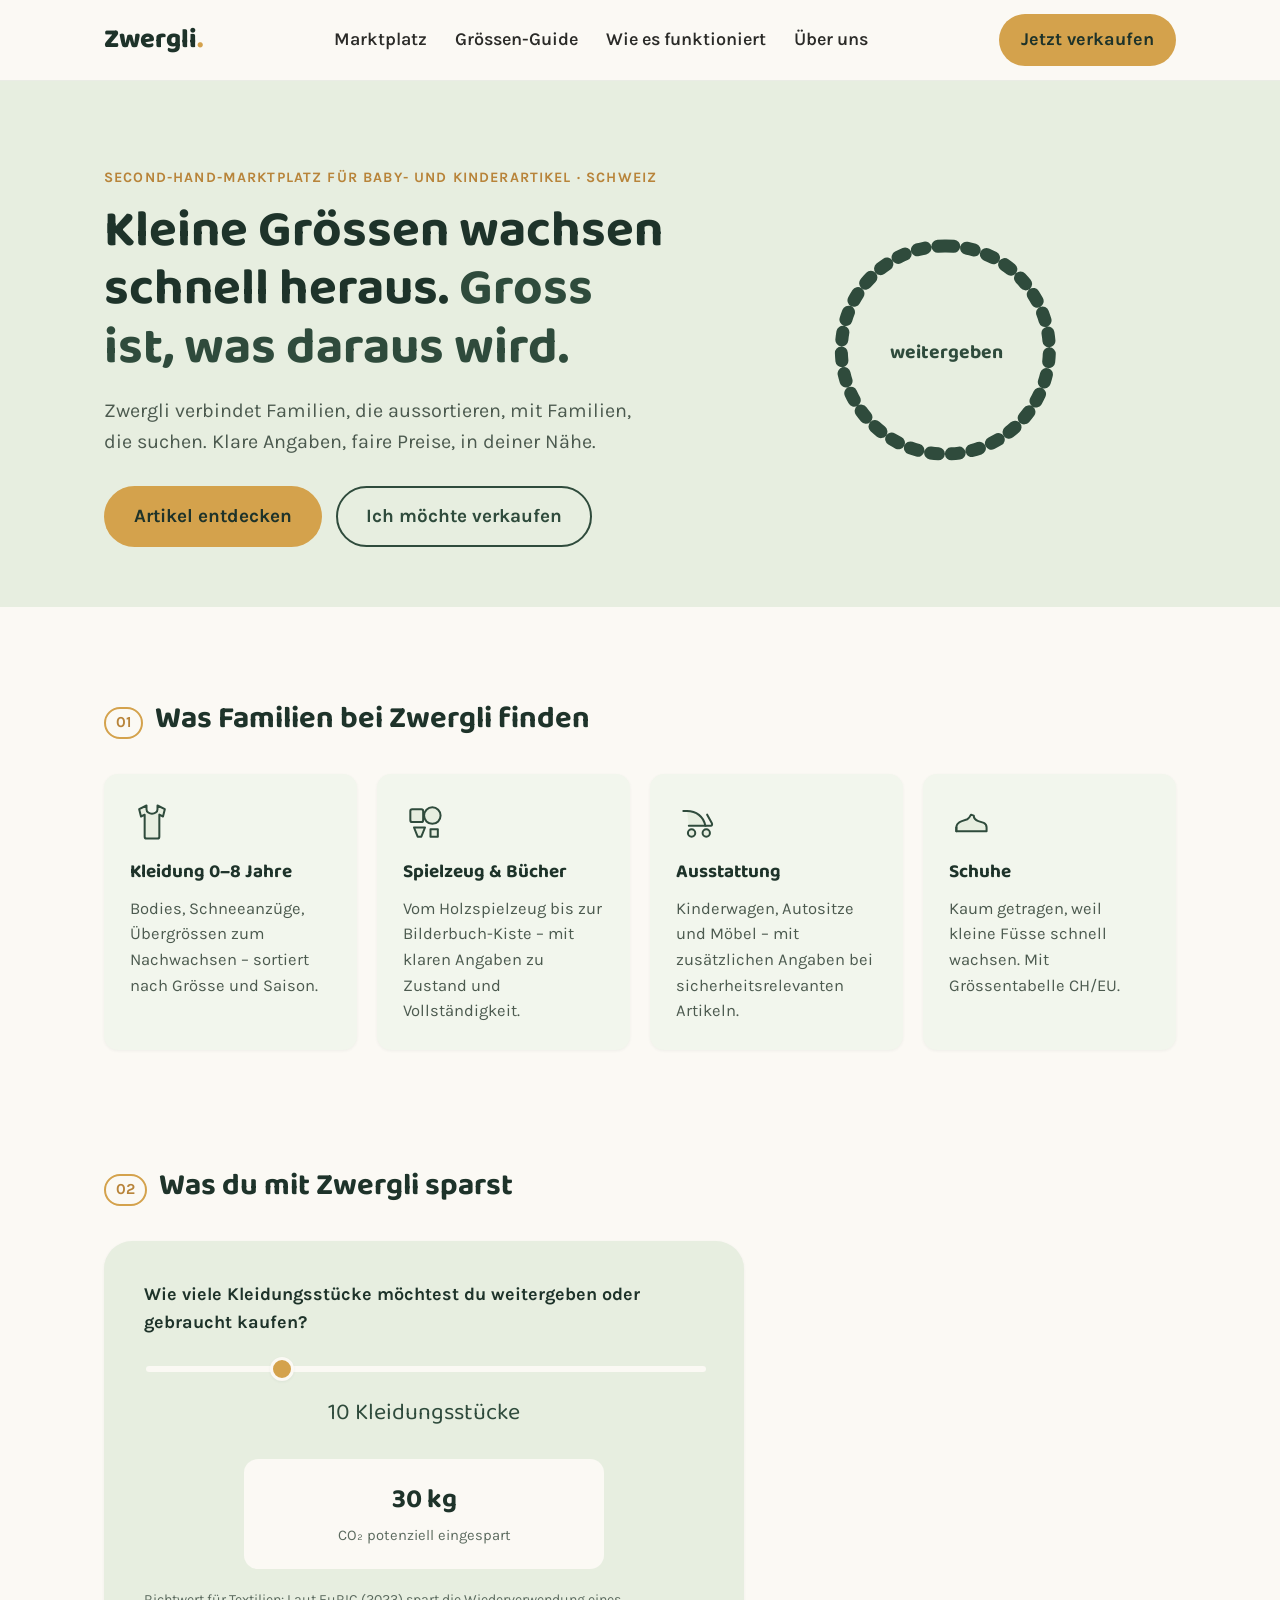
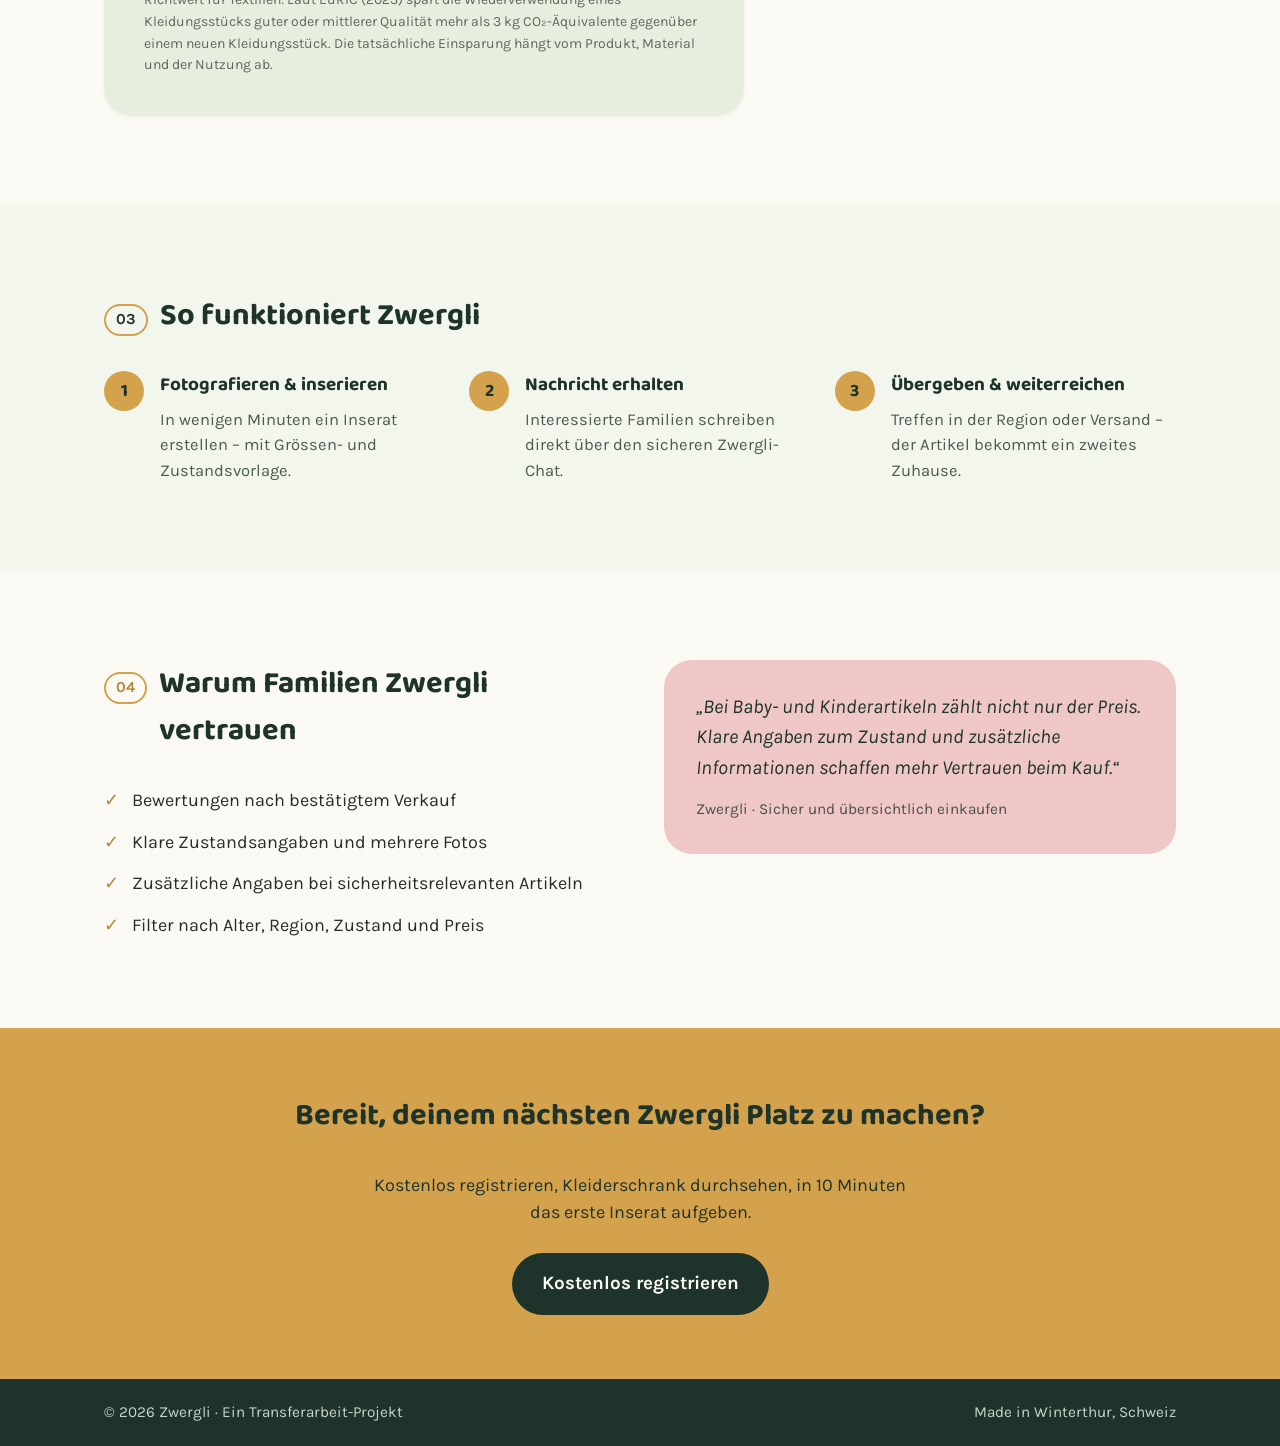
<file: index.html>
<!DOCTYPE html>
<html lang="de-CH">
<head>
  <meta charset="UTF-8" />
  <meta name="viewport" content="width=device-width, initial-scale=1.0" />
  <title>Zwergli – Weitergeben statt wegwerfen</title>
  <link rel="preconnect" href="https://fonts.googleapis.com">
  <link href="https://fonts.googleapis.com/css2?family=Baloo+2:wght@500;600;700;800&family=Karla:wght@400;500;700&display=swap" rel="stylesheet">
  <link rel="stylesheet" href="style.css" />
</head>
<body>

  <!-- ===== HEADER ===== -->
  <header class="site-header">
    <div class="wrap header-inner">
      <a href="index.html" class="logo">Zwergli<span class="logo-dot">.</span></a>

      <nav class="main-nav" id="main-nav">
        <a href="marktplatz.html">Marktplatz</a>
        <a href="groessen-guide.html">Grössen-Guide</a>
        <a href="wie-es-funktioniert.html">Wie es funktioniert</a>
        <a href="ueber-uns.html">Über uns</a>
      </nav>

      <div class="header-actions">
        <button class="btn btn-ghost" id="menu-toggle" aria-label="Menü öffnen" aria-expanded="false">☰</button>
        <a href="inserat-erstellen.html" class="btn btn-primary">Jetzt verkaufen</a>
      </div>
    </div>
  </header>

  <!-- ===== HERO ===== -->
  <section class="hero">
    <div class="wrap hero-inner">
      <div class="hero-text">
        <p class="eyebrow">Second-Hand-Marktplatz für Baby- und Kinderartikel · Schweiz</p>
        <h1>Kleine Grössen wachsen schnell heraus. <span class="highlight">Gross ist, was daraus wird.</span></h1>
        <p class="hero-sub">Zwergli verbindet Familien, die aussortieren, mit Familien, die suchen. Klare Angaben, faire Preise, in deiner Nähe.</p>
        <div class="hero-cta">
          <a href="marktplatz.html" class="btn btn-primary btn-lg">Artikel entdecken</a>
          <a href="inserat-erstellen.html" class="btn btn-outline btn-lg">Ich möchte verkaufen</a>
        </div>
      </div>

      <div class="hero-visual" aria-hidden="true">
        <div class="loop-badge">
          <svg viewBox="0 0 200 200" class="loop-svg">
            <path id="loop-path" d="M100,20 A80,80 0 1 1 99,20" fill="none" stroke-width="10" stroke-linecap="round"/>
            <text x="100" y="106" text-anchor="middle" class="loop-text">weiter&#8203;geben</text>
          </svg>
        </div>
      </div>
    </div>
  </section>

  <!-- ===== KATEGORIEN ===== -->
  <section class="kategorien" id="kategorien">
    <div class="wrap">
      <h2><span class="num">01</span> Was Familien bei Zwergli finden</h2>
      <div class="card-grid">
        <article class="card">
          <div class="card-icon">
            <svg viewBox="0 0 48 48" fill="none" xmlns="http://www.w3.org/2000/svg">
              <path d="M18 6 L18 10 C18 13 21 15 24 15 C27 15 30 13 30 10 L30 6 L38 10 L36 18 L32 16 L32 40 C32 41 31 42 30 42 L18 42 C17 42 16 41 16 40 L16 16 L12 18 L10 10 L18 6 Z" stroke="var(--forest)" stroke-width="2.2" stroke-linejoin="round" fill="var(--moss-bg)"/>
            </svg>
          </div>
          <h3>Kleidung 0–8 Jahre</h3>
          <p>Bodies, Schneeanzüge, Übergrössen zum Nachwachsen – sortiert nach Grösse und Saison.</p>
        </article>
        <article class="card">
          <div class="card-icon">
            <svg viewBox="0 0 48 48" fill="none" xmlns="http://www.w3.org/2000/svg">
              <rect x="8" y="10" width="14" height="14" rx="2" stroke="var(--forest)" stroke-width="2.2" fill="var(--moss-bg)"/>
              <circle cx="32" cy="17" r="9" stroke="var(--forest)" stroke-width="2.2" fill="var(--moss-bg)"/>
              <path d="M12 30 L24 30 L20 40 L16 40 Z" stroke="var(--forest)" stroke-width="2.2" stroke-linejoin="round" fill="var(--moss-bg)"/>
              <path d="M30 32 L38 32 L38 40 L30 40 Z" stroke="var(--forest)" stroke-width="2.2" stroke-linejoin="round" fill="var(--moss-bg)"/>
            </svg>
          </div>
          <h3>Spielzeug &amp; Bücher</h3>
          <p>Vom Holzspielzeug bis zur Bilderbuch-Kiste – mit klaren Angaben zu Zustand und Vollständigkeit.</p>
        </article>
        <article class="card">
          <div class="card-icon">
            <svg viewBox="0 0 48 48" fill="none" xmlns="http://www.w3.org/2000/svg">
              <path d="M12 12 C22 12 30 18 32 28 L14 28" stroke="var(--forest)" stroke-width="2.2" stroke-linecap="round" fill="var(--moss-bg)"/>
              <path d="M32 28 L38 28 C39 28 40 27 39 25 L34 16" stroke="var(--forest)" stroke-width="2.2" stroke-linecap="round"/>
              <circle cx="17" cy="36" r="4" stroke="var(--forest)" stroke-width="2.2" fill="var(--moss-bg)"/>
              <circle cx="33" cy="36" r="4" stroke="var(--forest)" stroke-width="2.2" fill="var(--moss-bg)"/>
              <path d="M8 12 L12 12" stroke="var(--forest)" stroke-width="2.2" stroke-linecap="round"/>
            </svg>
          </div>
          <h3>Ausstattung</h3>
          <p>Kinderwagen, Autositze und Möbel – mit zusätzlichen Angaben bei sicherheitsrelevanten Artikeln.</p>
        </article>
        <article class="card">
          <div class="card-icon">
            <svg viewBox="0 0 48 48" fill="none" xmlns="http://www.w3.org/2000/svg">
              <path d="M8 30 C8 26 11 24 14 23 L20 21 C22 20 23 18 24 16 L27 17 C27 20 29 22 32 23 L38 25 C40 26 41 28 41 30 L41 34 L8 34 Z" stroke="var(--forest)" stroke-width="2.2" stroke-linejoin="round" fill="var(--moss-bg)"/>
              <path d="M8 34 L8 30" stroke="var(--forest)" stroke-width="2.2" stroke-linecap="round"/>
            </svg>
          </div>
          <h3>Schuhe</h3>
          <p>Kaum getragen, weil kleine Füsse schnell wachsen. Mit Grössentabelle CH/EU.</p>
        </article>
      </div>
    </div>
  </section>

  <!-- ===== SPAR-RECHNER ===== -->
  <section class="rechner" id="rechner">
    <div class="wrap">
      <h2><span class="num">02</span> Was du mit Zwergli sparst</h2>
      <div class="rechner-box">
        <label for="artikel-slider">Wie viele Kleidungsstücke möchtest du weitergeben oder gebraucht kaufen?</label>
        <input type="range" id="artikel-slider" min="1" max="40" value="10" />
        <div class="rechner-anzahl"><span id="artikel-wert">10</span> <span id="artikel-einheit">Kleidungsstücke</span></div>

        <div class="rechner-results">
          <div class="rechner-result">
            <strong id="co2-wert">ca. 30 kg</strong>
            <span>CO₂ potenziell eingespart</span>
          </div>
        </div>
        <p class="rechner-note">Richtwert für Textilien: Laut <a href="https://euric.org/resource-hub/reports-studies/study-lca-based-assessment-of-the-management-of-european-used-textiles" target="_blank" rel="noopener noreferrer">EuRIC (2023)</a> spart die Wiederverwendung eines Kleidungsstücks guter oder mittlerer Qualität mehr als 3 kg CO₂-Äquivalente gegenüber einem neuen Kleidungsstück. Die tatsächliche Einsparung hängt vom Produkt, Material und der Nutzung ab.</p>
      </div>
    </div>
  </section>

  <!-- ===== ABLAUF ===== -->
  <section class="ablauf" id="ablauf">
    <div class="wrap">
      <h2><span class="num">03</span> So funktioniert Zwergli</h2>
      <ol class="steps">
        <li>
          <span class="step-index">1</span>
          <div>
            <h3>Fotografieren &amp; inserieren</h3>
            <p>In wenigen Minuten ein Inserat erstellen – mit Grössen- und Zustandsvorlage.</p>
          </div>
        </li>
        <li>
          <span class="step-index">2</span>
          <div>
            <h3>Nachricht erhalten</h3>
            <p>Interessierte Familien schreiben direkt über den sicheren Zwergli-Chat.</p>
          </div>
        </li>
        <li>
          <span class="step-index">3</span>
          <div>
            <h3>Übergeben &amp; weiterreichen</h3>
            <p>Treffen in der Region oder Versand – der Artikel bekommt ein zweites Zuhause.</p>
          </div>
        </li>
      </ol>
    </div>
  </section>

  <!-- ===== VERTRAUEN ===== -->
  <section class="vertrauen" id="vertrauen">
    <div class="wrap vertrauen-inner">
      <div>
        <h2><span class="num">04</span> Warum Familien Zwergli vertrauen</h2>
        <ul class="trust-list">
          <li>Bewertungen nach bestätigtem Verkauf</li>
          <li>Klare Zustandsangaben und mehrere Fotos</li>
          <li>Zusätzliche Angaben bei sicherheitsrelevanten Artikeln</li>
          <li>Filter nach Alter, Region, Zustand und Preis</li>
        </ul>
      </div>
      <blockquote class="quote">
        „Bei Baby- und Kinderartikeln zählt nicht nur der Preis. Klare Angaben zum Zustand und zusätzliche Informationen schaffen mehr Vertrauen beim Kauf.“
        <cite>Zwergli · Sicher und übersichtlich einkaufen</cite>
      </blockquote>
    </div>
  </section>

  <!-- ===== CTA / VERKAUFEN ===== -->
  <section class="cta-band" id="verkaufen">
    <div class="wrap cta-inner">
      <h2>Bereit, deinem nächsten Zwergli Platz zu machen?</h2>
      <p>Kostenlos registrieren, Kleiderschrank durchsehen, in 10 Minuten das erste Inserat aufgeben.</p>
      <a href="inserat-erstellen.html" class="btn btn-primary btn-lg">Kostenlos registrieren</a>
    </div>
  </section>

  <!-- ===== FOOTER ===== -->
  <footer class="site-footer">
    <div class="wrap footer-inner">
      <span>© 2026 Zwergli · Ein Transferarbeit-Projekt</span>
      <span>Made in Winterthur, Schweiz</span>
    </div>
  </footer>

  <script src="script.js"></script>
</body>
</html>
</file>
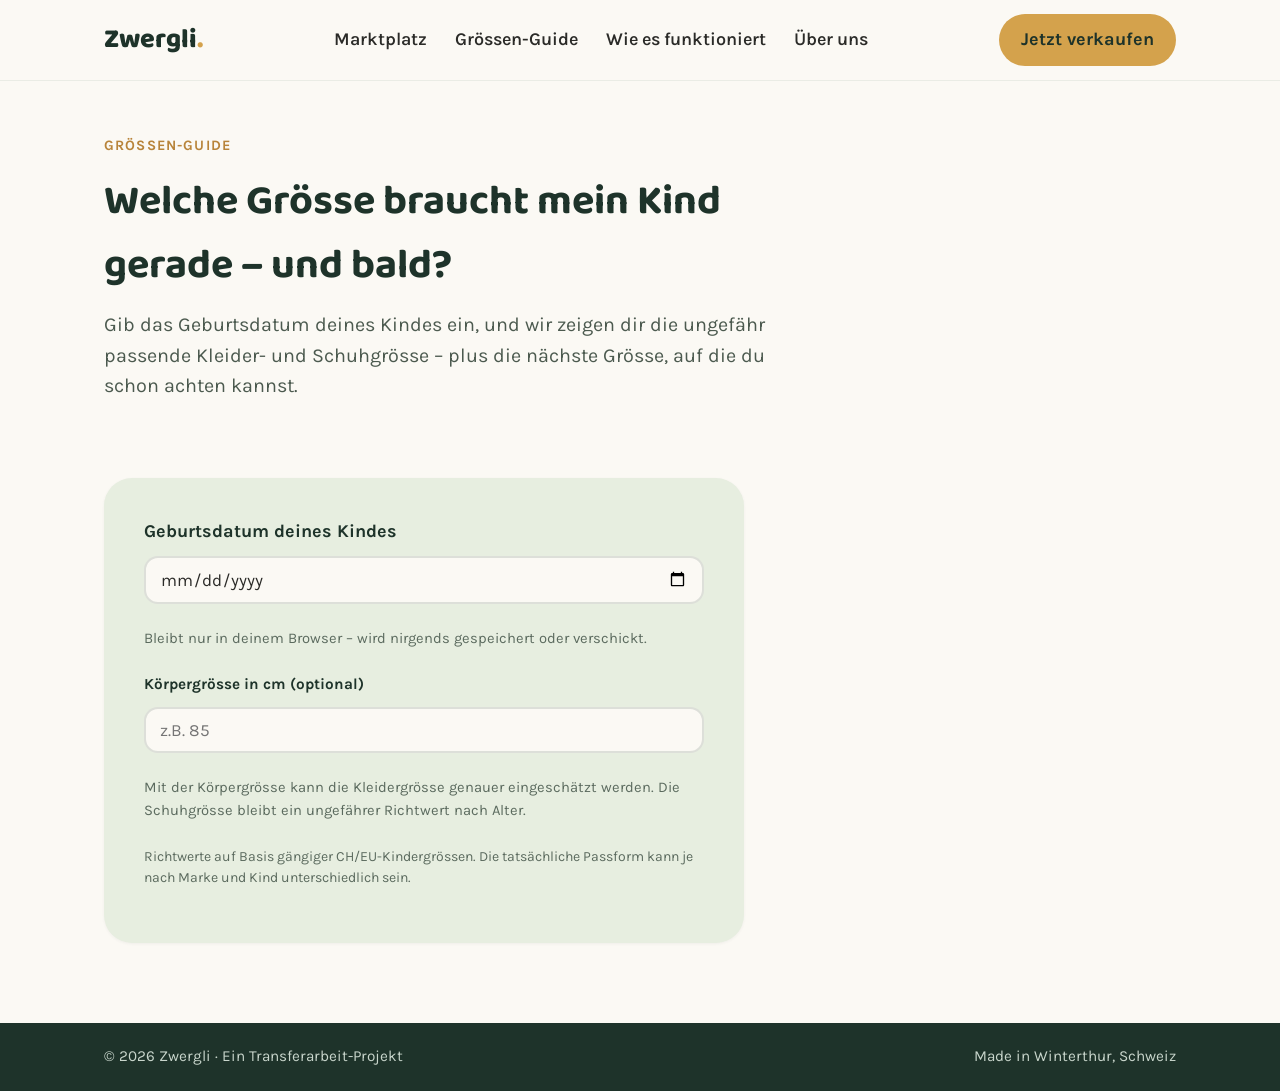
<file: groessen-guide.html>
<!DOCTYPE html>
<html lang="de-CH">
<head>
  <meta charset="UTF-8" />
  <meta name="viewport" content="width=device-width, initial-scale=1.0" />
  <title>Grössen-Guide – Zwergli</title>
  <link rel="preconnect" href="https://fonts.googleapis.com">
  <link href="https://fonts.googleapis.com/css2?family=Baloo+2:wght@500;600;700;800&family=Karla:wght@400;500;700&display=swap" rel="stylesheet">
  <link rel="stylesheet" href="style.css" />
  <style>
    .guide-section { padding: 40px 0 80px; }
    .guide-box {
      background: var(--moss-bg); border-radius: var(--radius-lg);
      padding: 40px; max-width: 640px; box-shadow: var(--shadow-soft);
    }
    .guide-box label { display: block; font-weight: 700; color: var(--forest-deep); margin-bottom: 10px; }
    .guide-box input[type="date"], .guide-box input[type="number"] {
      width: 100%; box-sizing: border-box; font-family: var(--font-body); font-size: 0.95rem;
      padding: 11px 14px; border-radius: var(--radius-md); border: 2px solid rgba(47,75,60,0.15);
      background: var(--cream); color: var(--ink); margin-bottom: 8px;
    }
    .guide-box input:focus {
      outline: none; border-color: var(--ochre-dark); box-shadow: 0 0 0 3px rgba(217,164,65,0.12);
    }
    .guide-hinweis { font-size: 0.82rem; color: #5B6A5E; margin-bottom: 24px; }
    .guide-results { display: none; }
    .guide-results.sichtbar { display: block; }
    .groessen-karten { display: grid; grid-template-columns: 1fr 1fr; gap: 16px; margin-top: 10px; }
    .groessen-karte { background: var(--cream); border-radius: var(--radius-md); padding: 20px; }
    .groessen-karte .etikett { font-size: 0.78rem; font-weight: 700; text-transform: uppercase; letter-spacing: 0.04em; color: var(--ochre-dark); margin-bottom: 8px; }
    .groessen-karte .wert { font-family: var(--font-display); font-size: 1.4rem; color: var(--forest-deep); }
    .groessen-karte .detail { font-size: 0.82rem; color: #5B6A5E; margin-top: 4px; }
    .guide-cta { margin-top: 24px; }
    .guide-disclaimer { font-size: 0.78rem; color: #5B6A5E; margin-top: 20px; }
    .guide-groesse-felder { margin-top: 16px; max-width: 100%; }

    @media (max-width: 600px) {
      .guide-box { padding: 24px; }
      .groessen-karten { grid-template-columns: 1fr; }
    }
  </style>
</head>
<body>

  <!-- ===== HEADER ===== -->
  <header class="site-header">
    <div class="wrap header-inner">
      <a href="index.html" class="logo">Zwergli<span class="logo-dot">.</span></a>

      <nav class="main-nav" id="main-nav">
        <a href="marktplatz.html">Marktplatz</a>
        <a href="groessen-guide.html">Grössen-Guide</a>
        <a href="wie-es-funktioniert.html">Wie es funktioniert</a>
        <a href="ueber-uns.html">Über uns</a>
      </nav>

      <div class="header-actions">
        <button class="btn btn-ghost" id="menu-toggle" aria-label="Menü öffnen" aria-expanded="false">☰</button>
        <a href="inserat-erstellen.html" class="btn btn-primary">Jetzt verkaufen</a>
      </div>
    </div>
  </header>

  <!-- ===== INTRO ===== -->
  <section class="marktplatz-intro" style="padding: 40px 0 8px;">
    <div class="wrap">
      <p class="eyebrow">Grössen-Guide</p>
      <h1 style="max-width: 26ch; font-size: clamp(1.7rem, 3.5vw, 2.3rem);">Welche Grösse braucht mein Kind gerade – und bald?</h1>
      <p class="hero-sub" style="max-width: 60ch; margin-top: 12px;">
        Gib das Geburtsdatum deines Kindes ein, und wir zeigen dir die ungefähr passende Kleider- und Schuhgrösse – plus die nächste Grösse, auf die du schon achten kannst.
      </p>
    </div>
  </section>

  <!-- ===== GUIDE ===== -->
  <section class="guide-section">
    <div class="wrap">
      <div class="guide-box">
        <label for="geburtsdatum">Geburtsdatum deines Kindes</label>
        <input type="date" id="geburtsdatum" />
        <p class="guide-hinweis">Bleibt nur in deinem Browser – wird nirgends gespeichert oder verschickt.</p>

        <div class="guide-groesse-felder">
          <label for="koerpergroesse" style="font-size: 0.85rem;">Körpergrösse in cm (optional)</label>
          <input type="number" id="koerpergroesse" min="40" max="200" step="1" placeholder="z.B. 85" />
        </div>
        <p class="guide-hinweis">Mit der Körpergrösse kann die Kleidergrösse genauer eingeschätzt werden. Die Schuhgrösse bleibt ein ungefährer Richtwert nach Alter.</p>

        <div class="guide-results" id="guide-results">
          <div class="groessen-karten">
            <div class="groessen-karte">
              <div class="etikett">Aktuell passend</div>
              <div class="wert" id="aktuelle-groesse">–</div>
              <div class="detail" id="aktuelle-schuhgroesse">Schuhgrösse –</div>
            </div>
            <div class="groessen-karte">
              <div class="etikett">Bald dazukommen</div>
              <div class="wert" id="naechste-groesse">–</div>
              <div class="detail" id="naechste-schuhgroesse">Schuhgrösse –</div>
            </div>
          </div>
          <a href="marktplatz.html" class="btn btn-primary btn-lg guide-cta">Passende Artikel im Marktplatz ansehen</a>

        </div>

        <p class="guide-disclaimer">Richtwerte auf Basis gängiger CH/EU-Kindergrössen. Die tatsächliche Passform kann je nach Marke und Kind unterschiedlich sein.</p>
      </div>
    </div>
  </section>

  <!-- ===== FOOTER ===== -->
  <footer class="site-footer">
    <div class="wrap footer-inner">
      <span>© 2026 Zwergli · Ein Transferarbeit-Projekt</span>
      <span>Made in Winterthur, Schweiz</span>
    </div>
  </footer>

  <script src="script.js"></script>
</body>
</html>
</file>
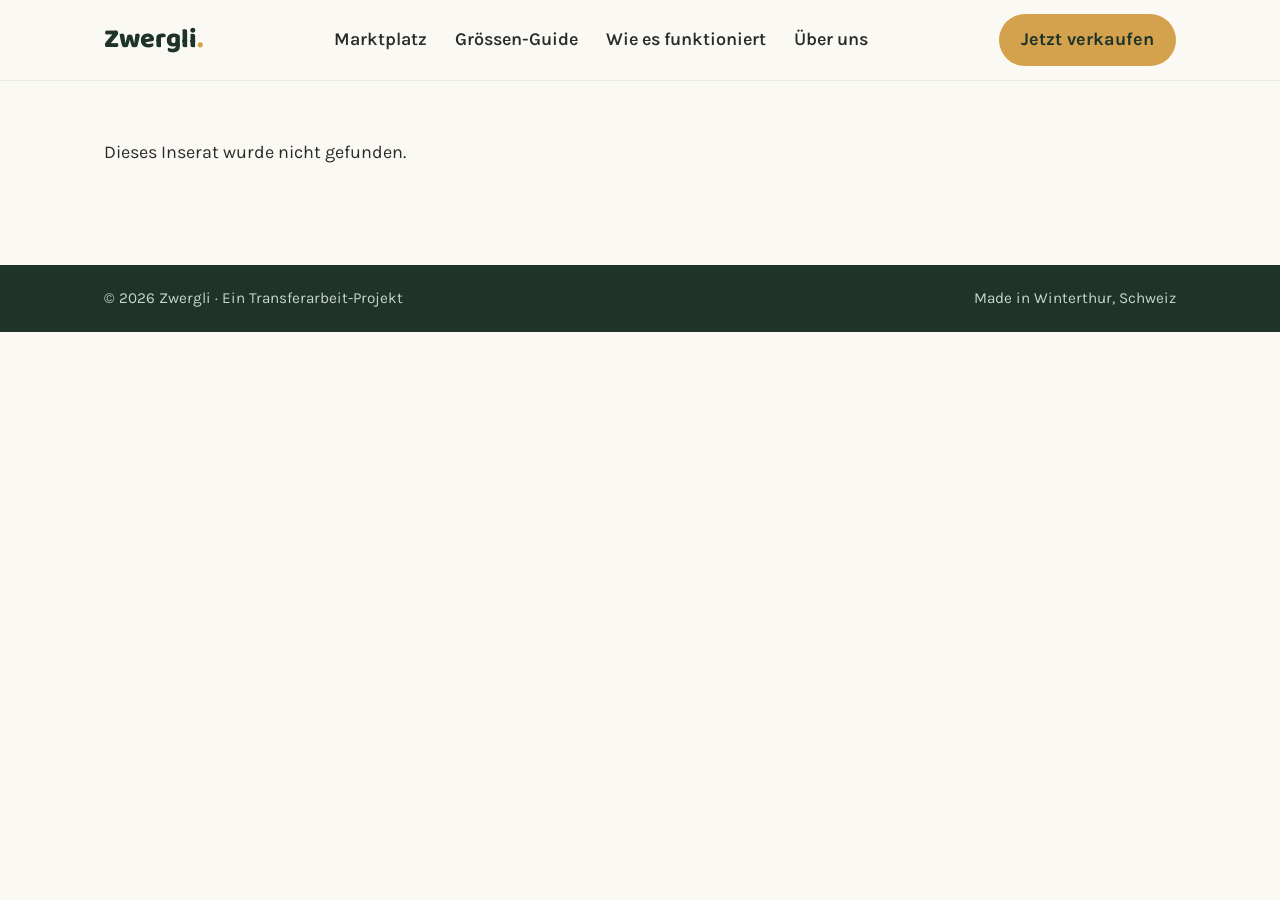
<file: inserat-detail.html>
<!DOCTYPE html>
<html lang="de-CH">
<head>
  <meta charset="UTF-8" />
  <meta name="viewport" content="width=device-width, initial-scale=1.0" />
  <title>Inserat – Zwergli</title>
  <link rel="preconnect" href="https://fonts.googleapis.com">
  <link href="https://fonts.googleapis.com/css2?family=Baloo+2:wght@500;600;700;800&family=Karla:wght@400;500;700&display=swap" rel="stylesheet">
  <link rel="stylesheet" href="style.css" />
  <style>
    .detail-section { padding: 40px 0 80px; }
    .detail-grid { display: grid; grid-template-columns: 1fr 1fr; gap: 40px; align-items: start; }
    .detail-photo {
      aspect-ratio: 4/3; background: var(--moss-bg); border-radius: var(--radius-lg);
      display: flex; align-items: center; justify-content: center; color: var(--forest);
    }
    .detail-photo svg { width: 60px; height: 60px; opacity: 0.35; }
    .detail-preis { font-family: var(--font-display); font-size: 2rem; color: var(--forest); margin: 10px 0 20px; }
    .detail-tags { display: flex; gap: 10px; flex-wrap: wrap; margin-bottom: 24px; }
    .detail-tag { background: var(--moss-bg-soft); border-radius: 999px; padding: 6px 14px; font-size: 0.85rem; color: var(--forest-deep); }
    .detail-beschreibung { color: #4C5A4F; line-height: 1.7; margin-bottom: 28px; }
    .detail-back { display: inline-block; margin-bottom: 20px; font-size: 0.9rem; color: var(--forest); font-weight: 700; }
    @media (max-width: 760px) { .detail-grid { grid-template-columns: 1fr; } }
  </style>
</head>
<body>

  <!-- ===== HEADER ===== -->
  <header class="site-header">
    <div class="wrap header-inner">
      <a href="index.html" class="logo">Zwergli<span class="logo-dot">.</span></a>

      <nav class="main-nav" id="main-nav">
        <a href="marktplatz.html">Marktplatz</a>
        <a href="groessen-guide.html">Grössen-Guide</a>
        <a href="wie-es-funktioniert.html">Wie es funktioniert</a>
        <a href="ueber-uns.html">Über uns</a>
      </nav>

      <div class="header-actions">
        <button class="btn btn-ghost" id="menu-toggle" aria-label="Menü öffnen" aria-expanded="false">☰</button>
        <a href="inserat-erstellen.html" class="btn btn-primary">Jetzt verkaufen</a>
      </div>
    </div>
  </header>

  <!-- ===== DETAIL ===== -->
  <section class="detail-section">
    <div class="wrap" id="inserat-detail">
      <a href="marktplatz.html" class="detail-back">← Zurück zum Marktplatz</a>

      <div class="detail-grid">
        <div class="detail-photo">
          <svg viewBox="0 0 24 24" fill="none" stroke="currentColor" stroke-width="1.4"><rect x="3" y="5" width="18" height="14" rx="2"/><circle cx="8.5" cy="10" r="1.5"/><path d="M21 15l-5-5-9 9"/></svg>
        </div>
        <div>
          <h1 id="detail-titel" style="font-size: clamp(1.6rem, 3vw, 2.1rem);">–</h1>
          <div class="detail-preis" id="detail-preis">–</div>
          <div class="detail-tags">
            <span class="detail-tag" id="detail-zustand">–</span>
            <span class="detail-tag">Grösse <span id="detail-groesse">–</span></span>
            <span class="detail-tag" id="detail-region">–</span>
            <span class="detail-tag" id="detail-kategorie">–</span>
          </div>
          <p class="detail-beschreibung" id="detail-beschreibung">–</p>
          <a href="#" class="btn btn-primary btn-lg" onclick="alert('Demo-Prototyp: Hier würde sich der Zwergli-Chat mit der verkaufenden Person öffnen.'); return false;">Nachricht senden</a>
        </div>
      </div>
    </div>
  </section>

  <!-- ===== FOOTER ===== -->
  <footer class="site-footer">
    <div class="wrap footer-inner">
      <span>© 2026 Zwergli · Ein Transferarbeit-Projekt</span>
      <span>Made in Winterthur, Schweiz</span>
    </div>
  </footer>

  <script src="script.js"></script>
</body>
</html>
</file>
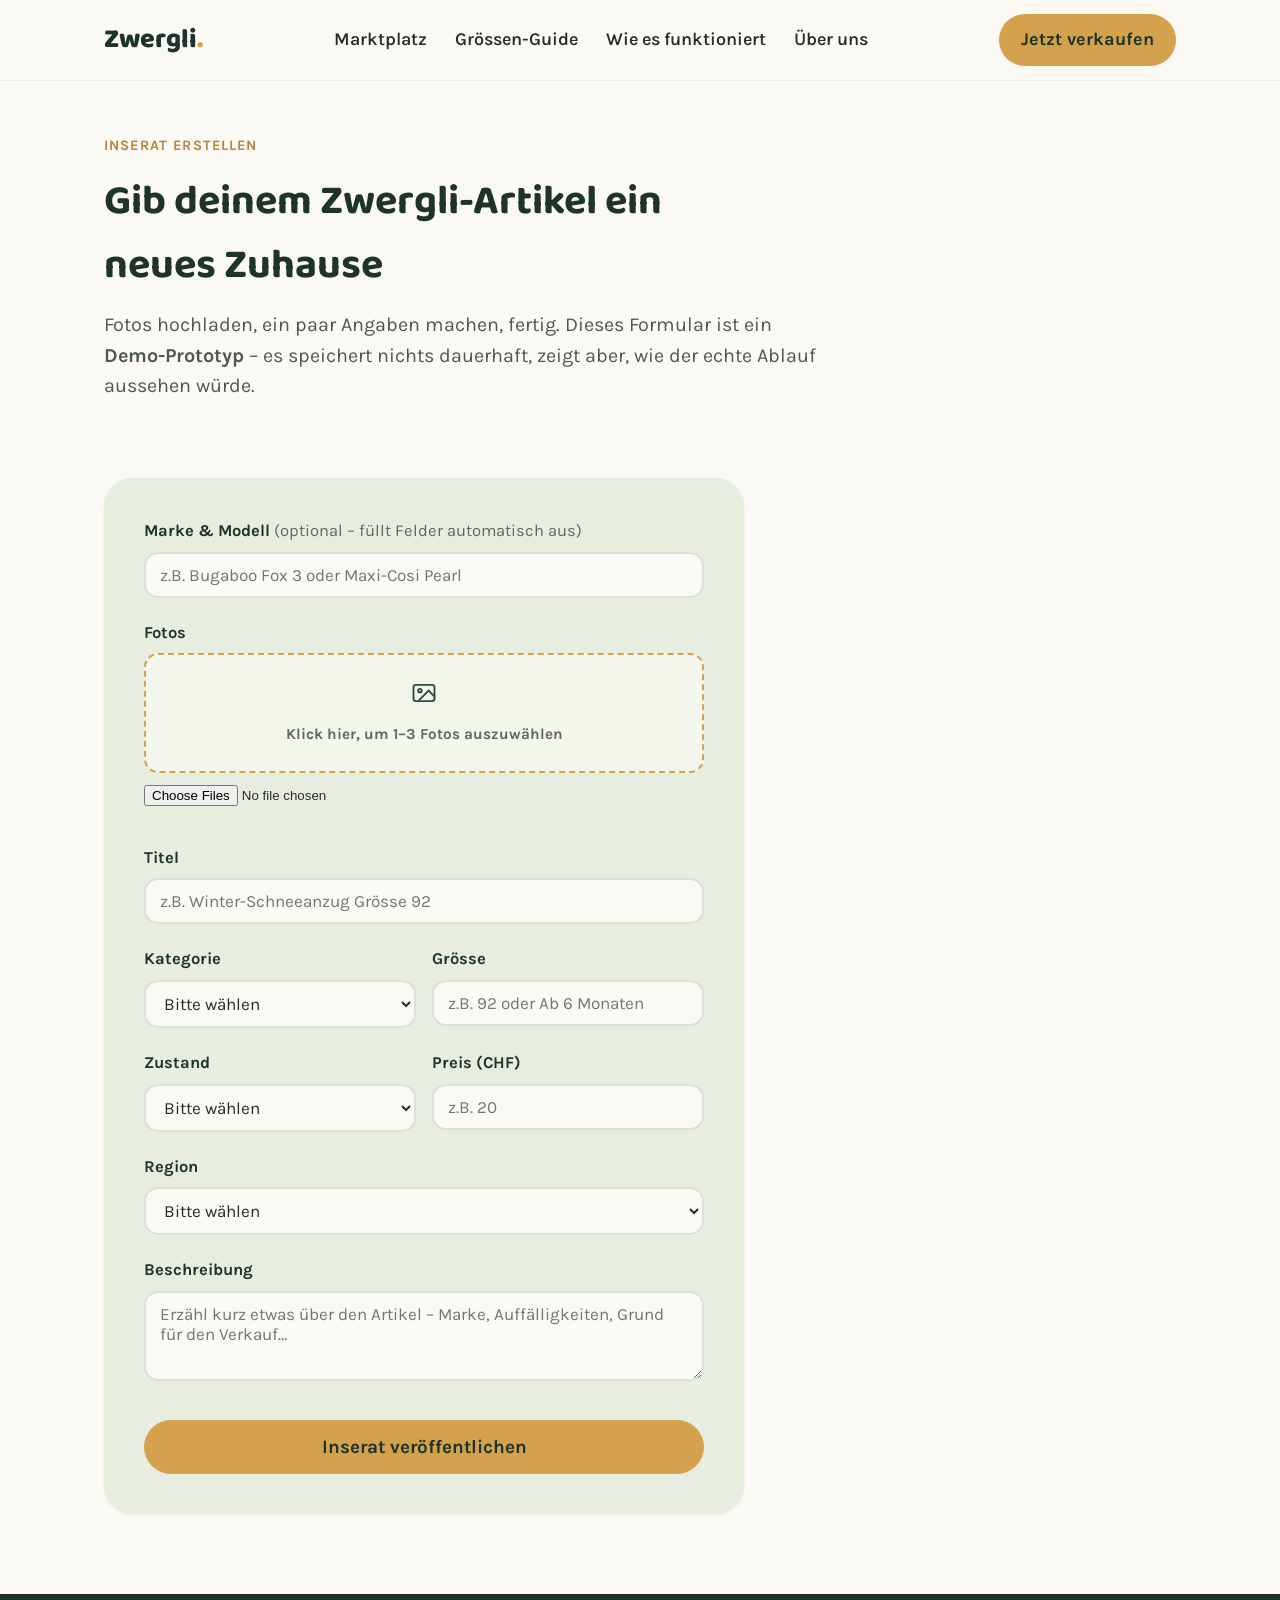
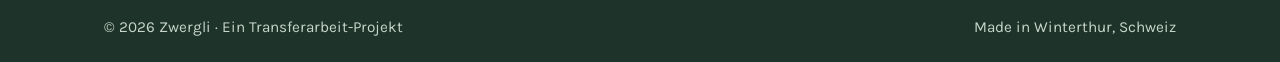
<file: inserat-erstellen.html>
<!DOCTYPE html>
<html lang="de-CH">
<head>
  <meta charset="UTF-8" />
  <meta name="viewport" content="width=device-width, initial-scale=1.0" />
  <title>Inserat erstellen – Zwergli</title>
  <link rel="preconnect" href="https://fonts.googleapis.com">
  <link href="https://fonts.googleapis.com/css2?family=Baloo+2:wght@500;600;700;800&family=Karla:wght@400;500;700&display=swap" rel="stylesheet">
  <link rel="stylesheet" href="style.css" />
  <style>
    .form-section { padding: 40px 0 80px; }
    .form-box {
      background: var(--moss-bg); border-radius: var(--radius-lg);
      padding: 40px; max-width: 640px; box-shadow: var(--shadow-soft);
    }
    .form-row { margin-bottom: 22px; }
    .form-row label { display: block; font-weight: 700; color: var(--forest-deep); margin-bottom: 8px; font-size: 0.92rem; }
    .form-row input[type="text"],
    .form-row input[type="number"],
    .form-row select,
    .form-row textarea {
      width: 100%; font-family: var(--font-body); font-size: 0.95rem;
      padding: 11px 14px; border-radius: var(--radius-md); border: 2px solid rgba(47,75,60,0.15);
      background: var(--cream); color: var(--ink);
    }
    .form-row textarea { resize: vertical; min-height: 90px; }
    .form-row-split { display: grid; grid-template-columns: 1fr 1fr; gap: 16px; }

    .foto-upload {
      border: 2px dashed var(--ochre); border-radius: var(--radius-md);
      padding: 24px; text-align: center; cursor: pointer; background: var(--moss-bg-soft);
    }
    .foto-upload:hover { background: var(--cream); }
    .foto-upload input { display: none; }
    .foto-hinweis { font-size: 0.85rem; color: #5B6A5E; margin-top: 8px; }
    .foto-preview { display: flex; gap: 10px; flex-wrap: wrap; margin-top: 14px; }
    .foto-preview img { width: 72px; height: 72px; object-fit: cover; border-radius: 10px; box-shadow: var(--shadow-soft); }

    .form-submit { width: 100%; justify-content: center; margin-top: 8px; }

    .sicherheits-hinweis {
      display: flex; gap: 12px; background: var(--amber-soft); border-radius: var(--radius-md);
      padding: 16px 18px; align-items: flex-start;
    }
    .sicherheits-hinweis strong { display: block; color: var(--forest-deep); font-size: 0.92rem; margin-bottom: 4px; }
    .sicherheits-hinweis p { margin: 0; font-size: 0.85rem; color: var(--forest-deep); line-height: 1.5; }
    .sicherheits-hinweis a { text-decoration: underline; font-weight: 700; }
    .sicherheits-hinweis svg { flex-shrink: 0; margin-top: 2px; }

    .bestaetigung { display: none; text-align: center; padding: 20px 0; }
    .bestaetigung .haken {
      width: 64px; height: 64px; border-radius: 50%; background: var(--ochre);
      display: flex; align-items: center; justify-content: center; margin: 0 auto 20px;
      font-size: 1.8rem; color: var(--forest-deep);
    }
    .bestaetigung h2 { justify-content: center; margin-bottom: 12px; }
    .bestaetigung p { color: #4C5A4F; max-width: 46ch; margin: 0 auto 24px; }
    .demo-hinweis {
      font-size: 0.8rem; color: #5B6A5E; background: var(--moss-bg-soft);
      border-radius: var(--radius-md); padding: 14px 18px; margin-top: 24px;
    }
    #modell-hinweis {
      background: var(--moss-bg-soft); border-radius: var(--radius-md); padding: 10px 14px;
      color: var(--forest-deep); font-size: 0.85rem;
    }
  </style>
</head>
<body>

  <!-- ===== HEADER ===== -->
  <header class="site-header">
    <div class="wrap header-inner">
      <a href="index.html" class="logo">Zwergli<span class="logo-dot">.</span></a>

      <nav class="main-nav" id="main-nav">
        <a href="marktplatz.html">Marktplatz</a>
        <a href="groessen-guide.html">Grössen-Guide</a>
        <a href="wie-es-funktioniert.html">Wie es funktioniert</a>
        <a href="ueber-uns.html">Über uns</a>
      </nav>

      <div class="header-actions">
        <button class="btn btn-ghost" id="menu-toggle" aria-label="Menü öffnen" aria-expanded="false">☰</button>
        <a href="inserat-erstellen.html" class="btn btn-primary">Jetzt verkaufen</a>
      </div>
    </div>
  </header>

  <!-- ===== INTRO ===== -->
  <section class="marktplatz-intro" style="padding: 40px 0 8px;">
    <div class="wrap">
      <p class="eyebrow">Inserat erstellen</p>
      <h1 style="max-width: 26ch; font-size: clamp(1.7rem, 3.5vw, 2.3rem);">Gib deinem Zwergli-Artikel ein neues Zuhause</h1>
      <p class="hero-sub" style="max-width: 60ch; margin-top: 12px;">
        Fotos hochladen, ein paar Angaben machen, fertig. Dieses Formular ist ein <strong>Demo-Prototyp</strong> – es speichert nichts dauerhaft, zeigt aber, wie der echte Ablauf aussehen würde.
      </p>
    </div>
  </section>

  <!-- ===== FORMULAR ===== -->
  <section class="form-section">
    <div class="wrap">

      <form class="form-box" id="inserat-form">
        <div class="form-row">
          <label for="marke-modell">Marke &amp; Modell <span style="font-weight: 400; opacity: 0.7;">(optional – füllt Felder automatisch aus)</span></label>
          <input type="text" id="marke-modell" list="modell-vorschlaege" placeholder="z.B. Bugaboo Fox 3 oder Maxi-Cosi Pearl" autocomplete="off" />
          <datalist id="modell-vorschlaege"></datalist>
          <p id="modell-hinweis" class="foto-hinweis" style="display: none; text-align: left; margin-top: 8px;"></p>
        </div>

        <div class="form-row">
          <label for="fotos">Fotos</label>
          <label class="foto-upload" for="fotos">
            <svg viewBox="0 0 24 24" fill="none" stroke="var(--forest)" stroke-width="1.6" width="28" height="28" style="margin: 0 auto;"><rect x="3" y="5" width="18" height="14" rx="2"/><circle cx="8.5" cy="10" r="1.5"/><path d="M21 15l-5-5-9 9"/></svg>
            <div class="foto-hinweis">Klick hier, um 1–3 Fotos auszuwählen</div>
          </label>
          <input type="file" id="fotos" accept="image/*" multiple />
          <div class="foto-preview" id="foto-preview"></div>
        </div>

        <div class="form-row">
          <label for="titel">Titel</label>
          <input type="text" id="titel" placeholder="z.B. Winter-Schneeanzug Grösse 92" required />
        </div>

        <div class="form-row-split">
          <div class="form-row">
            <label for="kategorie">Kategorie</label>
            <select id="kategorie" required>
              <option value="">Bitte wählen</option>
              <option value="kleidung">Kleidung</option>
              <option value="spielzeug">Spielzeug &amp; Bücher</option>
              <option value="ausstattung">Ausstattung (Kinderwagen, Autositz, Möbel …)</option>
              <option value="schuhe">Schuhe</option>
            </select>
          </div>
          <div class="form-row">
            <label for="groesse">Grösse</label>
            <input type="text" id="groesse" placeholder="z.B. 92 oder Ab 6 Monaten" required />
          </div>
        </div>

        <!-- Unterkategorie: erscheint nur, wenn "Ausstattung" gewählt ist -->
        <div class="form-row" id="unterkategorie-zeile" style="display: none;">
          <label for="unterkategorie">Art der Ausstattung</label>
          <select id="unterkategorie">
            <option value="">Bitte wählen</option>
            <option value="kinderwagen-buggys">Kinderwagen &amp; Buggys</option>
            <option value="autositze">Autositze</option>
            <option value="hochstuehle">Hochstühle</option>
            <option value="tragen-wippen">Tragen &amp; Wippen</option>
            <option value="betten-schlafen">Betten &amp; Schlafen (Reisebett, Beistellbett)</option>
            <option value="aufbewahrung-moebel">Aufbewahrung &amp; Möbel (Kommode, Wickeltisch, Regal)</option>
          </select>
        </div>

        <!-- Sicherheitshinweis: erscheint nur bei sicherheitsrelevanten Kategorien -->
        <div class="form-row sicherheits-hinweis" id="sicherheits-hinweis" style="display: none;">
          <svg viewBox="0 0 24 24" fill="none" stroke="var(--forest-deep)" stroke-width="1.8" width="22" height="22"><path d="M12 2 L20 6 V12 C20 17 16.5 20.5 12 22 C7.5 20.5 4 17 4 12 V6 Z"/><path d="M9 12 L11 14 L15 9"/></svg>
          <div>
            <strong>Sicherheitshinweis für Autositze, Kinderwagen &amp; Co.</strong>
            <p>Bitte prüfe vor dem Verkauf, ob dein Artikel auf <a href="https://www.recallswiss.admin.ch" target="_blank" rel="noopener">RecallSwiss</a> (offizielle Rückruf-Datenbank des Bundes) als zurückgerufen gemeldet ist. Bei Autositzen zusätzlich: das Ablaufdatum ist meist am Sitz selbst vermerkt.</p>
          </div>
        </div>

        <div class="form-row-split">
          <div class="form-row">
            <label for="zustand">Zustand</label>
            <select id="zustand" required>
              <option value="">Bitte wählen</option>
              <option value="neuwertig">Neuwertig</option>
              <option value="gut-erhalten">Gut erhalten</option>
              <option value="sichtbar-getragen">Sichtbar getragen</option>
            </select>
          </div>
          <div class="form-row">
            <label for="preis">Preis (CHF)</label>
            <input type="number" id="preis" min="0" step="1" placeholder="z.B. 20" required />
          </div>
        </div>

        <div class="form-row">
          <label for="region">Region</label>
          <select id="region" required>
            <option value="">Bitte wählen</option>
            <option value="aarau">Aarau</option>
            <option value="bern">Bern</option>
            <option value="st-gallen">St. Gallen</option>
            <option value="uster">Uster</option>
            <option value="winterthur">Winterthur</option>
            <option value="zuerich">Zürich</option>
          </select>
        </div>

        <div class="form-row">
          <label for="beschreibung">Beschreibung</label>
          <textarea id="beschreibung" placeholder="Erzähl kurz etwas über den Artikel – Marke, Auffälligkeiten, Grund für den Verkauf…"></textarea>
        </div>

        <button type="submit" class="btn btn-primary btn-lg form-submit">Inserat veröffentlichen</button>
      </form>

      <!-- Bestätigungsansicht: ersetzt das Formular nach dem Absenden -->
      <div class="form-box bestaetigung" id="bestaetigung">
        <div class="haken">✓</div>
        <h2>Inserat erstellt!</h2>
        <p id="bestaetigung-text">Dein Artikel wäre jetzt für andere Familien auf Zwergli sichtbar.</p>
        <a href="marktplatz.html" class="btn btn-outline">Zurück zum Marktplatz</a>
        <div class="demo-hinweis">Hinweis: Dies ist ein Demo-Formular ohne echte Datenspeicherung. In der fertigen Version würde das Inserat hier tatsächlich im Marktplatz erscheinen.</div>
      </div>

    </div>
  </section>

  <!-- ===== FOOTER ===== -->
  <footer class="site-footer">
    <div class="wrap footer-inner">
      <span>© 2026 Zwergli · Ein Transferarbeit-Projekt</span>
      <span>Made in Winterthur, Schweiz</span>
    </div>
  </footer>

  <script src="script.js"></script>
</body>
</html>
</file>
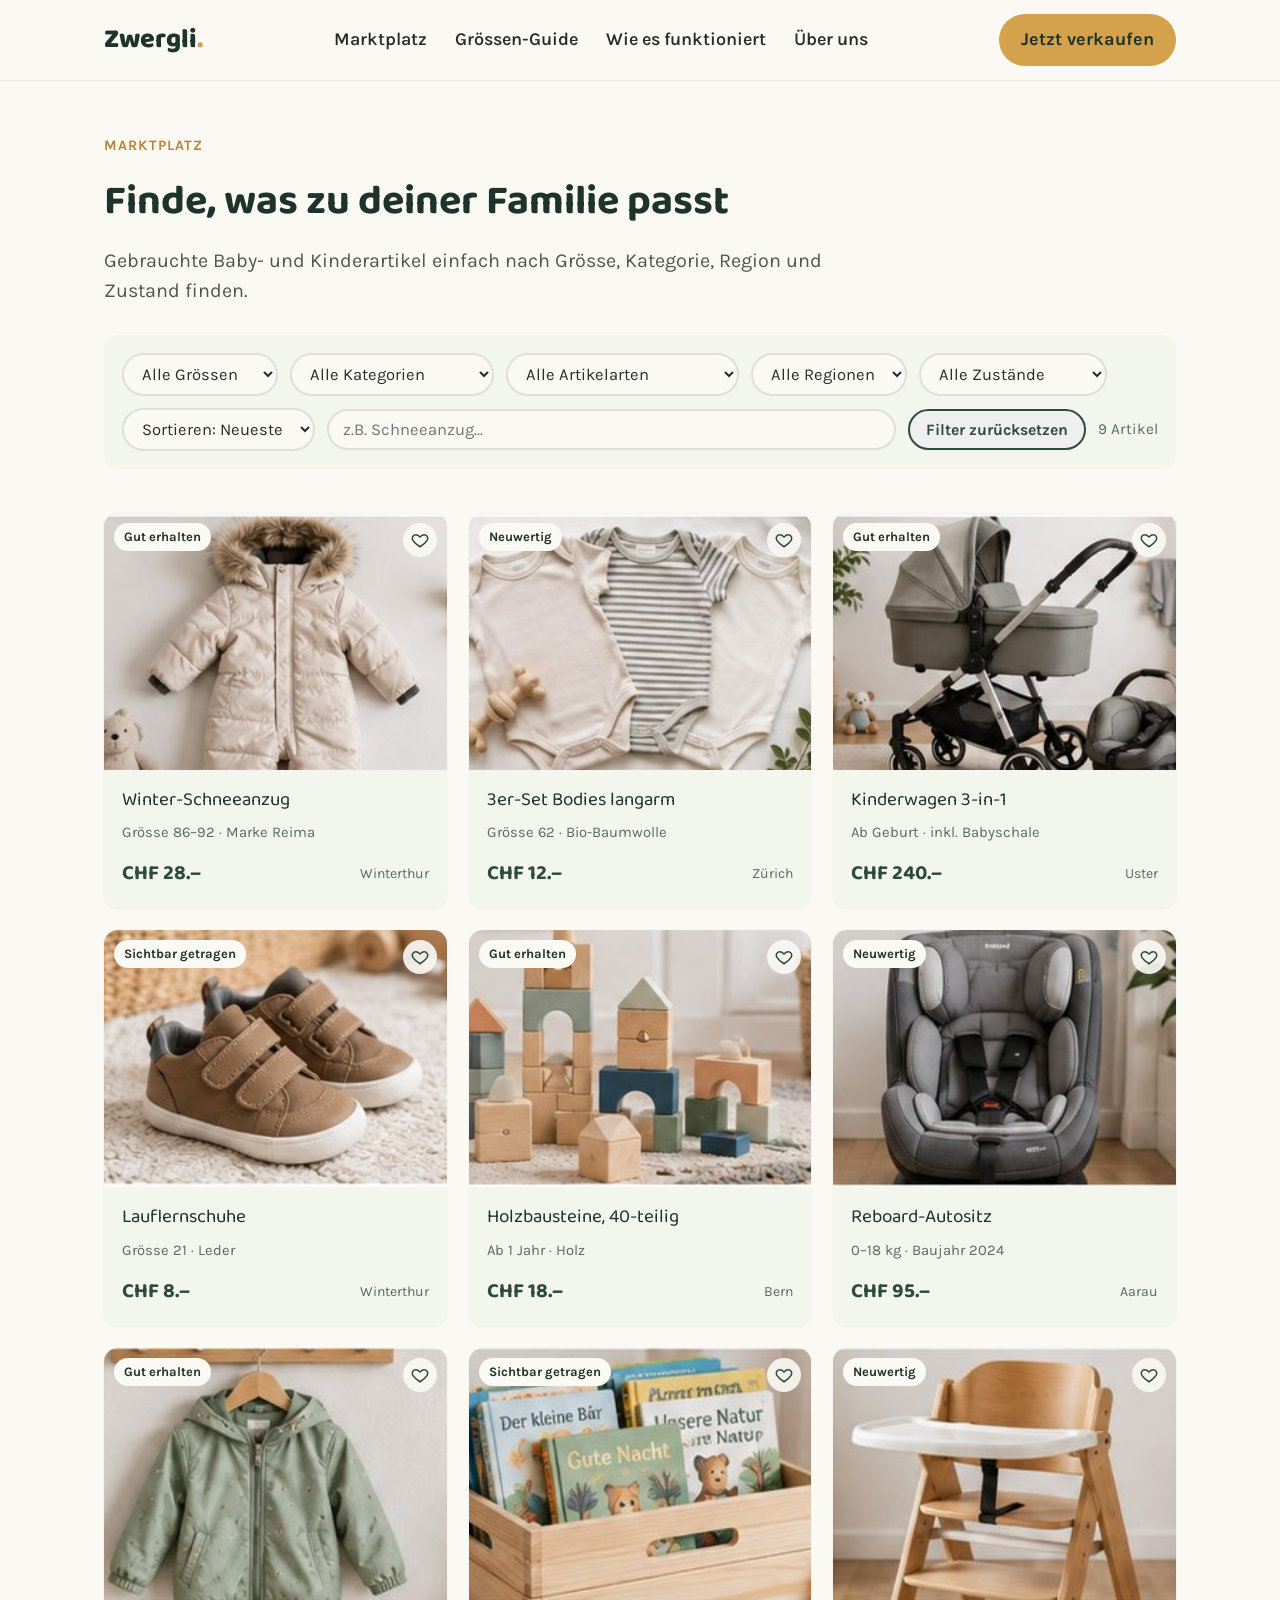
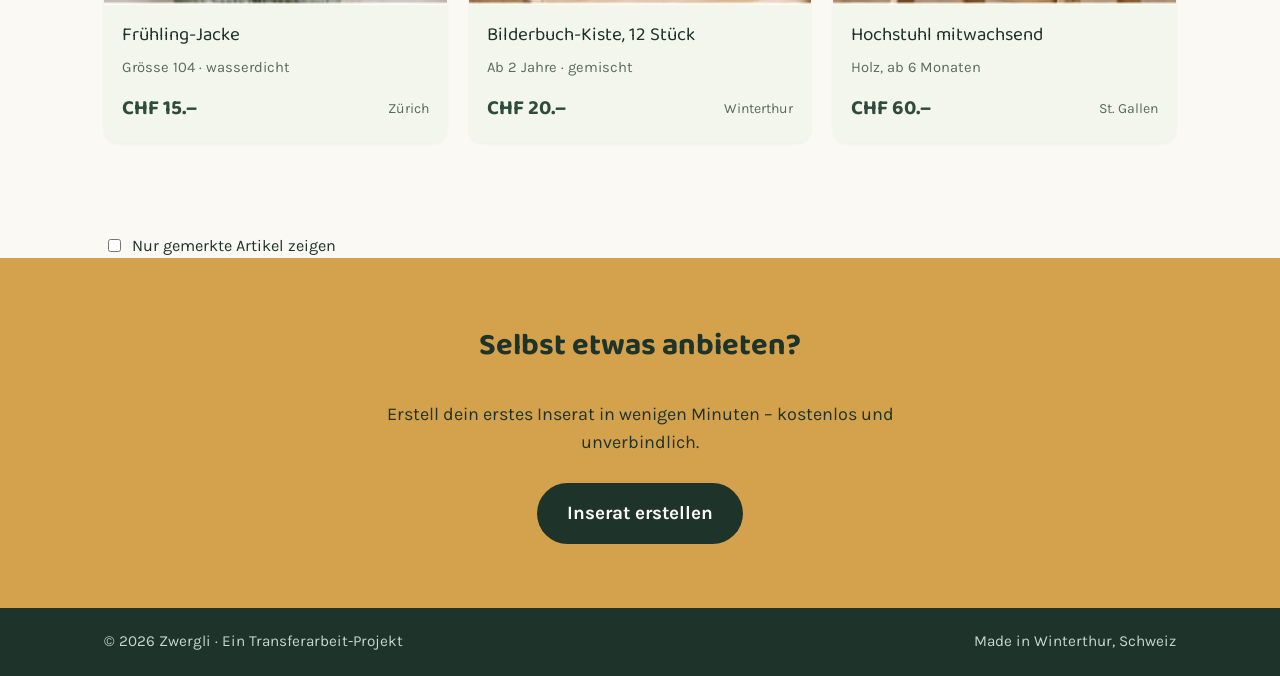
<file: marktplatz.html>
<!DOCTYPE html>
<html lang="de-CH">
<head>
  <meta charset="UTF-8" />
  <meta name="viewport" content="width=device-width, initial-scale=1.0" />
  <title>Marktplatz – Zwergli</title>
  <link rel="preconnect" href="https://fonts.googleapis.com">
  <link href="https://fonts.googleapis.com/css2?family=Baloo+2:wght@500;600;700;800&family=Karla:wght@400;500;700&display=swap" rel="stylesheet">
  <link rel="stylesheet" href="style.css" />
  <style>
    .marktplatz-intro { padding: 40px 0 8px; }
    .filter-bar {
      display: flex; gap: 12px; flex-wrap: wrap; align-items: center;
      background: var(--moss-bg-soft); border-radius: var(--radius-md);
      padding: 18px; margin: 24px 0 36px;
    }
    .filter-bar select, .filter-bar input[type="search"] {
      font-family: var(--font-body); font-size: 0.92rem; padding: 9px 14px;
      border-radius: 999px; border: 2px solid rgba(47,75,60,0.15);
      background: var(--cream); color: var(--ink);
    }
    .filter-bar input[type="search"] { flex: 1; min-width: 180px; }
    .filter-count { font-size: 0.85rem; color: #5B6A5E; margin-left: auto; white-space: nowrap; }

    .listing-grid {
      display: grid; grid-template-columns: repeat(3, 1fr); gap: 22px; padding-bottom: 72px;
    }
    .listing-card {
      background: var(--moss-bg-soft); border-radius: var(--radius-md);
      overflow: hidden; box-shadow: var(--shadow-soft); display: flex; flex-direction: column;
      position: relative;
    }
    .listing-link { display: block; color: inherit; text-decoration: none; }
    .favorit-btn {
      position: absolute; top: 10px; right: 10px; z-index: 2;
      width: 34px; height: 34px; border-radius: 50%; border: none;
      background: rgba(251,249,244,0.9); display: flex; align-items: center; justify-content: center;
      cursor: pointer; color: var(--forest);
    }
    .favorit-btn svg { width: 18px; height: 18px; }
    .favorit-btn.gemerkt { color: var(--rose); }
    .favorit-btn.gemerkt svg { fill: var(--rose); }
    .favoriten-filter { display: flex; align-items: center; gap: 8px; font-size: 0.9rem; color: var(--forest-deep); margin: 18px 0 0; cursor: pointer; }
    .listing-photo {
      aspect-ratio: 4/3; background: var(--moss-bg); position: relative;
      display: flex; align-items: center; justify-content: center; color: var(--forest);
      overflow: hidden;
    }
    .listing-photo img { width: 100%; height: 100%; object-fit: cover; display: block; }
    .listing-photo svg { width: 34px; height: 34px; opacity: 0.4; }
    .listing-condition {
      position: absolute; top: 10px; left: 10px; background: var(--cream);
      color: var(--forest-deep); font-size: 0.72rem; font-weight: 700;
      padding: 4px 10px; border-radius: 999px;
    }
    .listing-body { padding: 16px 18px 18px; display: flex; flex-direction: column; gap: 6px; }
    .listing-title { font-family: var(--font-display); font-size: 1.05rem; color: var(--forest-deep); }
    .listing-meta { font-size: 0.82rem; color: #5B6A5E; }
    .listing-footer { display: flex; justify-content: space-between; align-items: center; margin-top: 8px; }
    .listing-price { font-family: var(--font-display); font-weight: 700; font-size: 1.15rem; color: var(--forest); }
    .listing-region { font-size: 0.78rem; color: #5B6A5E; }

    @media (max-width: 860px) {
      .listing-grid { grid-template-columns: repeat(2, 1fr); }
      .filter-count { margin-left: 0; }
    }
    @media (max-width: 560px) {
      .listing-grid { grid-template-columns: 1fr; }
    }
  </style>
</head>
<body>

  <!-- ===== HEADER ===== -->
  <header class="site-header">
    <div class="wrap header-inner">
      <a href="index.html" class="logo">Zwergli<span class="logo-dot">.</span></a>

      <nav class="main-nav" id="main-nav">
        <a href="marktplatz.html">Marktplatz</a>
        <a href="groessen-guide.html">Grössen-Guide</a>
        <a href="wie-es-funktioniert.html">Wie es funktioniert</a>
        <a href="ueber-uns.html">Über uns</a>
      </nav>

      <div class="header-actions">
        <button class="btn btn-ghost" id="menu-toggle" aria-label="Menü öffnen" aria-expanded="false">☰</button>
        <a href="inserat-erstellen.html" class="btn btn-primary">Jetzt verkaufen</a>
      </div>
    </div>
  </header>

  <!-- ===== INTRO ===== -->
  <section class="marktplatz-intro">
    <div class="wrap">
      <p class="eyebrow">Marktplatz</p>
      <h1 style="max-width: 26ch; font-size: clamp(1.7rem, 3.5vw, 2.3rem);">Finde, was zu deiner Familie passt</h1>
      <p class="hero-sub" style="max-width: 60ch; margin-top: 12px;">
        Gebrauchte Baby- und Kinderartikel einfach nach Grösse, Kategorie, Region und Zustand finden.
      </p>

      <!-- Filterleiste: echte, funktionierende Filter (reines JavaScript, keine Datenbank) -->
      <div class="filter-bar">
        <select id="filter-groesse">
          <option value="alle">Alle Grössen</option>
          <option value="62">62</option>
          <option value="86–92">86–92</option>
          <option value="104">104</option>
          <option value="21">21 (Schuh)</option>
          <option value="ab geburt">Ab Geburt</option>
          <option value="ab 6 monaten">Ab 6 Monaten</option>
          <option value="ab 1 jahr">Ab 1 Jahr</option>
          <option value="ab 2 jahre">Ab 2 Jahre</option>
        </select>
        <select id="filter-kategorie">
          <option value="alle">Alle Kategorien</option>
          <option value="kleidung">Kleidung</option>
          <option value="spielzeug">Spielzeug &amp; Bücher</option>
          <option value="ausstattung">Ausstattung</option>
          <option value="schuhe">Schuhe</option>
        </select>
        <select id="filter-unterkategorie">
          <option value="alle">Alle Artikelarten</option>
          <option value="kinderwagen-buggys">Kinderwagen &amp; Buggys</option>
          <option value="autositze">Autositze</option>
          <option value="hochstuehle">Hochstühle</option>
          <option value="tragen-wippen">Tragen &amp; Wippen</option>
          <option value="betten-schlafen">Betten &amp; Schlafen</option>
          <option value="aufbewahrung-moebel">Aufbewahrung &amp; Möbel</option>
        </select>
        <select id="filter-region">
          <option value="alle">Alle Regionen</option>
          <option value="aarau">Aarau</option>
          <option value="bern">Bern</option>
          <option value="st. gallen">St. Gallen</option>
          <option value="uster">Uster</option>
          <option value="winterthur">Winterthur</option>
          <option value="zürich">Zürich</option>
        </select>
        <select id="filter-zustand">
          <option value="alle">Alle Zustände</option>
          <option value="neuwertig">Neuwertig</option>
          <option value="gut erhalten">Gut erhalten</option>
          <option value="sichtbar getragen">Sichtbar getragen</option>
        </select>
        <select id="sortierung">
          <option value="neueste">Sortieren: Neueste</option>
          <option value="preis-auf">Preis aufsteigend</option>
          <option value="preis-ab">Preis absteigend</option>
        </select>
        <input type="search" id="suche" placeholder="z.B. Schneeanzug…" />
        <button type="button" id="filter-reset" class="btn btn-outline" style="padding: 9px 16px; font-size: 0.88rem;">Filter zurücksetzen</button>
        <span class="filter-count" id="filter-count">9 Artikel</span>
      </div>
    </div>
  </section>

  <!-- ===== INSERATE ===== -->
  <section>
    <div class="wrap">
      <div class="listing-grid" id="listing-grid">

        <article class="listing-card" data-id="1" data-groesse="86–92" data-kategorie="kleidung" data-region="winterthur" data-zustand="gut erhalten" data-preis="28">
          <button class="favorit-btn" aria-label="Merken" data-id="1">
            <svg viewBox="0 0 24 24" fill="none" stroke="currentColor" stroke-width="2"><path d="M12 21s-7-4.35-9.5-8.5C.5 8.5 3 5 6.5 5c2 0 3.5 1 5.5 3 2-2 3.5-3 5.5-3 3.5 0 6 3.5 4 7.5C19 16.65 12 21 12 21z"/></svg>
          </button>
          <a href="inserat-detail.html?id=1" class="listing-link">
            <div class="listing-photo">
              <span class="listing-condition">Gut erhalten</span>
              <img src="[data-uri]" alt="Winter-Schneeanzug" />
            </div>
            <div class="listing-body">
              <div class="listing-title">Winter-Schneeanzug</div>
              <div class="listing-meta">Grösse 86–92 · Marke Reima</div>
              <div class="listing-footer">
                <span class="listing-price">CHF 28.–</span>
                <span class="listing-region">Winterthur</span>
              </div>
            </div>
          </a>
        </article>

        <article class="listing-card" data-id="2" data-groesse="62" data-kategorie="kleidung" data-region="zürich" data-zustand="neuwertig" data-preis="12">
          <button class="favorit-btn" aria-label="Merken" data-id="2">
            <svg viewBox="0 0 24 24" fill="none" stroke="currentColor" stroke-width="2"><path d="M12 21s-7-4.35-9.5-8.5C.5 8.5 3 5 6.5 5c2 0 3.5 1 5.5 3 2-2 3.5-3 5.5-3 3.5 0 6 3.5 4 7.5C19 16.65 12 21 12 21z"/></svg>
          </button>
          <a href="inserat-detail.html?id=2" class="listing-link">
            <div class="listing-photo">
              <span class="listing-condition">Neuwertig</span>
              <img src="[data-uri]" alt="3er-Set Bodies" />
            </div>
            <div class="listing-body">
              <div class="listing-title">3er-Set Bodies langarm</div>
              <div class="listing-meta">Grösse 62 · Bio-Baumwolle</div>
              <div class="listing-footer">
                <span class="listing-price">CHF 12.–</span>
                <span class="listing-region">Zürich</span>
              </div>
            </div>
          </a>
        </article>

        <article class="listing-card" data-id="3" data-groesse="ab geburt" data-kategorie="ausstattung" data-unterkategorie="kinderwagen-buggys" data-region="uster" data-zustand="gut erhalten" data-preis="240">
          <button class="favorit-btn" aria-label="Merken" data-id="3">
            <svg viewBox="0 0 24 24" fill="none" stroke="currentColor" stroke-width="2"><path d="M12 21s-7-4.35-9.5-8.5C.5 8.5 3 5 6.5 5c2 0 3.5 1 5.5 3 2-2 3.5-3 5.5-3 3.5 0 6 3.5 4 7.5C19 16.65 12 21 12 21z"/></svg>
          </button>
          <a href="inserat-detail.html?id=3" class="listing-link">
            <div class="listing-photo">
              <span class="listing-condition">Gut erhalten</span>
              <img src="[data-uri]" alt="Kinderwagen 3-in-1" />
            </div>
            <div class="listing-body">
              <div class="listing-title">Kinderwagen 3-in-1</div>
              <div class="listing-meta">Ab Geburt · inkl. Babyschale</div>
              <div class="listing-footer">
                <span class="listing-price">CHF 240.–</span>
                <span class="listing-region">Uster</span>
              </div>
            </div>
          </a>
        </article>

        <article class="listing-card" data-id="4" data-groesse="21" data-kategorie="schuhe" data-region="winterthur" data-zustand="sichtbar getragen" data-preis="8">
          <button class="favorit-btn" aria-label="Merken" data-id="4">
            <svg viewBox="0 0 24 24" fill="none" stroke="currentColor" stroke-width="2"><path d="M12 21s-7-4.35-9.5-8.5C.5 8.5 3 5 6.5 5c2 0 3.5 1 5.5 3 2-2 3.5-3 5.5-3 3.5 0 6 3.5 4 7.5C19 16.65 12 21 12 21z"/></svg>
          </button>
          <a href="inserat-detail.html?id=4" class="listing-link">
            <div class="listing-photo">
              <span class="listing-condition">Sichtbar getragen</span>
              <img src="[data-uri]" alt="Lauflernschuhe" />
            </div>
            <div class="listing-body">
              <div class="listing-title">Lauflernschuhe</div>
              <div class="listing-meta">Grösse 21 · Leder</div>
              <div class="listing-footer">
                <span class="listing-price">CHF 8.–</span>
                <span class="listing-region">Winterthur</span>
              </div>
            </div>
          </a>
        </article>

        <article class="listing-card" data-id="5" data-groesse="ab 1 jahr" data-kategorie="spielzeug" data-region="bern" data-zustand="gut erhalten" data-preis="18">
          <button class="favorit-btn" aria-label="Merken" data-id="5">
            <svg viewBox="0 0 24 24" fill="none" stroke="currentColor" stroke-width="2"><path d="M12 21s-7-4.35-9.5-8.5C.5 8.5 3 5 6.5 5c2 0 3.5 1 5.5 3 2-2 3.5-3 5.5-3 3.5 0 6 3.5 4 7.5C19 16.65 12 21 12 21z"/></svg>
          </button>
          <a href="inserat-detail.html?id=5" class="listing-link">
            <div class="listing-photo">
              <span class="listing-condition">Gut erhalten</span>
              <img src="[data-uri]" alt="Holzbausteine" />
            </div>
            <div class="listing-body">
              <div class="listing-title">Holzbausteine, 40-teilig</div>
              <div class="listing-meta">Ab 1 Jahr · Holz</div>
              <div class="listing-footer">
                <span class="listing-price">CHF 18.–</span>
                <span class="listing-region">Bern</span>
              </div>
            </div>
          </a>
        </article>

        <article class="listing-card" data-id="6" data-groesse="ab geburt" data-kategorie="ausstattung" data-unterkategorie="autositze" data-region="aarau" data-zustand="neuwertig" data-preis="95">
          <button class="favorit-btn" aria-label="Merken" data-id="6">
            <svg viewBox="0 0 24 24" fill="none" stroke="currentColor" stroke-width="2"><path d="M12 21s-7-4.35-9.5-8.5C.5 8.5 3 5 6.5 5c2 0 3.5 1 5.5 3 2-2 3.5-3 5.5-3 3.5 0 6 3.5 4 7.5C19 16.65 12 21 12 21z"/></svg>
          </button>
          <a href="inserat-detail.html?id=6" class="listing-link">
            <div class="listing-photo">
              <span class="listing-condition">Neuwertig</span>
              <img src="[data-uri]" alt="Reboard-Autositz" />
            </div>
            <div class="listing-body">
              <div class="listing-title">Reboard-Autositz</div>
              <div class="listing-meta">0–18 kg · Baujahr 2024</div>
              <div class="listing-footer">
                <span class="listing-price">CHF 95.–</span>
                <span class="listing-region">Aarau</span>
              </div>
            </div>
          </a>
        </article>

        <article class="listing-card" data-id="7" data-groesse="104" data-kategorie="kleidung" data-region="zürich" data-zustand="gut erhalten" data-preis="15">
          <button class="favorit-btn" aria-label="Merken" data-id="7">
            <svg viewBox="0 0 24 24" fill="none" stroke="currentColor" stroke-width="2"><path d="M12 21s-7-4.35-9.5-8.5C.5 8.5 3 5 6.5 5c2 0 3.5 1 5.5 3 2-2 3.5-3 5.5-3 3.5 0 6 3.5 4 7.5C19 16.65 12 21 12 21z"/></svg>
          </button>
          <a href="inserat-detail.html?id=7" class="listing-link">
            <div class="listing-photo">
              <span class="listing-condition">Gut erhalten</span>
              <img src="[data-uri]" alt="Frühling-Jacke" />
            </div>
            <div class="listing-body">
              <div class="listing-title">Frühling-Jacke</div>
              <div class="listing-meta">Grösse 104 · wasserdicht</div>
              <div class="listing-footer">
                <span class="listing-price">CHF 15.–</span>
                <span class="listing-region">Zürich</span>
              </div>
            </div>
          </a>
        </article>

        <article class="listing-card" data-id="8" data-groesse="ab 2 jahre" data-kategorie="spielzeug" data-region="winterthur" data-zustand="sichtbar getragen" data-preis="20">
          <button class="favorit-btn" aria-label="Merken" data-id="8">
            <svg viewBox="0 0 24 24" fill="none" stroke="currentColor" stroke-width="2"><path d="M12 21s-7-4.35-9.5-8.5C.5 8.5 3 5 6.5 5c2 0 3.5 1 5.5 3 2-2 3.5-3 5.5-3 3.5 0 6 3.5 4 7.5C19 16.65 12 21 12 21z"/></svg>
          </button>
          <a href="inserat-detail.html?id=8" class="listing-link">
            <div class="listing-photo">
              <span class="listing-condition">Sichtbar getragen</span>
              <img src="[data-uri]" alt="Bilderbuch-Kiste" />
            </div>
            <div class="listing-body">
              <div class="listing-title">Bilderbuch-Kiste, 12 Stück</div>
              <div class="listing-meta">Ab 2 Jahre · gemischt</div>
              <div class="listing-footer">
                <span class="listing-price">CHF 20.–</span>
                <span class="listing-region">Winterthur</span>
              </div>
            </div>
          </a>
        </article>

        <article class="listing-card" data-id="9" data-groesse="ab 6 monaten" data-kategorie="ausstattung" data-unterkategorie="hochstuehle" data-region="st. gallen" data-zustand="neuwertig" data-preis="60">
          <button class="favorit-btn" aria-label="Merken" data-id="9">
            <svg viewBox="0 0 24 24" fill="none" stroke="currentColor" stroke-width="2"><path d="M12 21s-7-4.35-9.5-8.5C.5 8.5 3 5 6.5 5c2 0 3.5 1 5.5 3 2-2 3.5-3 5.5-3 3.5 0 6 3.5 4 7.5C19 16.65 12 21 12 21z"/></svg>
          </button>
          <a href="inserat-detail.html?id=9" class="listing-link">
            <div class="listing-photo">
              <span class="listing-condition">Neuwertig</span>
              <img src="[data-uri]" alt="Hochstuhl" />
            </div>
            <div class="listing-body">
              <div class="listing-title">Hochstuhl mitwachsend</div>
              <div class="listing-meta">Holz, ab 6 Monaten</div>
              <div class="listing-footer">
                <span class="listing-price">CHF 60.–</span>
                <span class="listing-region">St. Gallen</span>
              </div>
            </div>
          </a>
        </article>

      </div>
      <label class="favoriten-filter">
        <input type="checkbox" id="nur-favoriten" /> Nur gemerkte Artikel zeigen
      </label>
      <p id="keine-treffer" class="hero-sub" style="display: none; text-align: center; padding: 40px 0;">Keine Artikel gefunden. Versuch andere Filter-Einstellungen.</p>
    </div>
  </section>

  <!-- ===== CTA ===== -->
  <section class="cta-band" id="verkaufen">
    <div class="wrap cta-inner">
      <h2>Selbst etwas anbieten?</h2>
      <p>Erstell dein erstes Inserat in wenigen Minuten – kostenlos und unverbindlich.</p>
      <a href="inserat-erstellen.html" class="btn btn-primary btn-lg">Inserat erstellen</a>
    </div>
  </section>

  <!-- ===== FOOTER ===== -->
  <footer class="site-footer">
    <div class="wrap footer-inner">
      <span>© 2026 Zwergli · Ein Transferarbeit-Projekt</span>
      <span>Made in Winterthur, Schweiz</span>
    </div>
  </footer>

  <script src="script.js"></script>
</body>
</html>
</file>
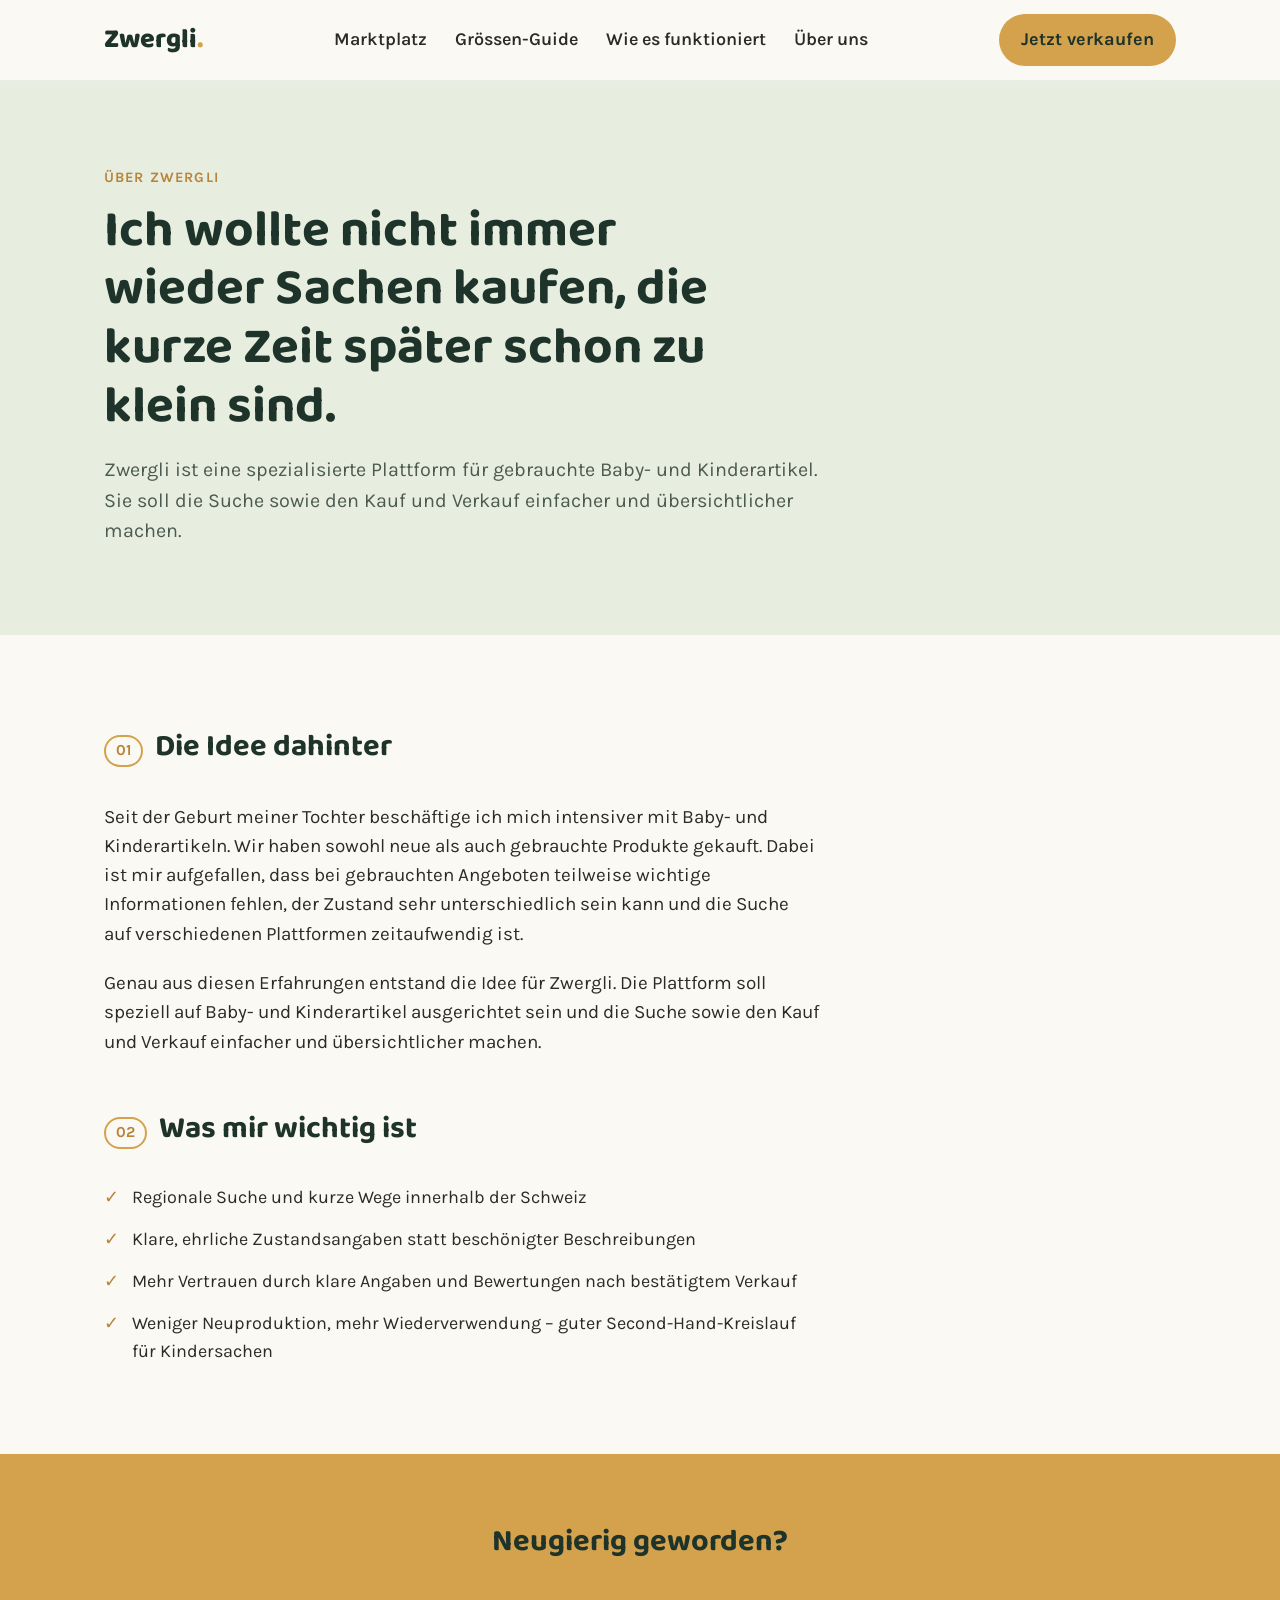
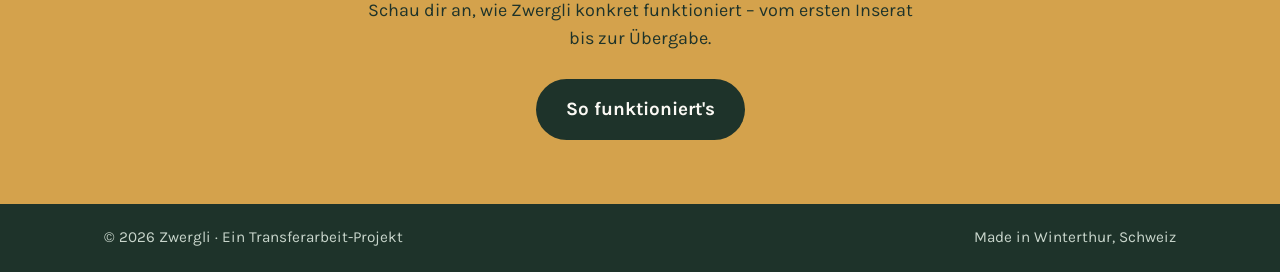
<file: ueber-uns.html>
<!DOCTYPE html>
<html lang="de-CH">
<head>
  <meta charset="UTF-8" />
  <meta name="viewport" content="width=device-width, initial-scale=1.0" />
  <title>Über uns – Zwergli</title>
  <link rel="preconnect" href="https://fonts.googleapis.com">
  <link href="https://fonts.googleapis.com/css2?family=Baloo+2:wght@500;600;700;800&family=Karla:wght@400;500;700&display=swap" rel="stylesheet">
  <link rel="stylesheet" href="style.css" />
</head>
<body>

  <!-- ===== HEADER ===== -->
  <header class="site-header">
    <div class="wrap header-inner">
      <a href="index.html" class="logo">Zwergli<span class="logo-dot">.</span></a>

      <nav class="main-nav" id="main-nav">
        <a href="marktplatz.html">Marktplatz</a>
        <a href="groessen-guide.html">Grössen-Guide</a>
        <a href="wie-es-funktioniert.html">Wie es funktioniert</a>
        <a href="ueber-uns.html">Über uns</a>
      </nav>

      <div class="header-actions">
        <button class="btn btn-ghost" id="menu-toggle" aria-label="Menü öffnen" aria-expanded="false">☰</button>
        <a href="inserat-erstellen.html" class="btn btn-primary">Jetzt verkaufen</a>
      </div>
    </div>
  </header>

  <!-- ===== INTRO ===== -->
  <section class="hero">
    <div class="wrap">
      <p class="eyebrow">Über Zwergli</p>
      <h1 style="max-width: 20ch;">Ich wollte nicht immer wieder Sachen kaufen, die kurze Zeit später schon zu klein sind.</h1>
      <p class="hero-sub" style="max-width: 60ch;">
        Zwergli ist eine spezialisierte Plattform für gebrauchte Baby- und Kinderartikel. Sie soll die Suche sowie den Kauf und Verkauf einfacher und übersichtlicher machen.
      </p>
    </div>
  </section>

  <!-- ===== STORY ===== -->
  <section class="kategorien">
    <div class="wrap">

      <h2><span class="num">01</span> Die Idee dahinter</h2>
      <p style="font-size: 1.05rem; margin-bottom: 20px; max-width: 65ch;">
        Seit der Geburt meiner Tochter beschäftige ich mich intensiver mit Baby- und Kinderartikeln. Wir haben sowohl neue als auch gebrauchte Produkte gekauft. Dabei ist mir aufgefallen, dass bei gebrauchten Angeboten teilweise wichtige Informationen fehlen, der Zustand sehr unterschiedlich sein kann und die Suche auf verschiedenen Plattformen zeitaufwendig ist.
      </p>
      <p style="font-size: 1.05rem; margin-bottom: 20px; max-width: 65ch;">
        Genau aus diesen Erfahrungen entstand die Idee für Zwergli. Die Plattform soll speziell auf Baby- und Kinderartikel ausgerichtet sein und die Suche sowie den Kauf und Verkauf einfacher und übersichtlicher machen.
      </p>
      <h2 style="margin-top: 48px;"><span class="num">02</span> Was mir wichtig ist</h2>
      <ul class="trust-list" style="margin-top: 8px; max-width: 65ch;">
        <li>Regionale Suche und kurze Wege innerhalb der Schweiz</li>
        <li>Klare, ehrliche Zustandsangaben statt beschönigter Beschreibungen</li>
        <li>Mehr Vertrauen durch klare Angaben und Bewertungen nach bestätigtem Verkauf</li>
        <li>Weniger Neuproduktion, mehr Wiederverwendung – guter Second-Hand-Kreislauf für Kindersachen</li>
      </ul>
    </div>
  </section>

  <!-- ===== CTA ===== -->
  <section class="cta-band">
    <div class="wrap cta-inner">
      <h2>Neugierig geworden?</h2>
      <p>Schau dir an, wie Zwergli konkret funktioniert – vom ersten Inserat bis zur Übergabe.</p>
      <a href="wie-es-funktioniert.html" class="btn btn-primary btn-lg">So funktioniert's</a>
    </div>
  </section>

  <!-- ===== FOOTER ===== -->
  <footer class="site-footer">
    <div class="wrap footer-inner">
      <span>© 2026 Zwergli · Ein Transferarbeit-Projekt</span>
      <span>Made in Winterthur, Schweiz</span>
    </div>
  </footer>

  <script src="script.js"></script>
</body>
</html>
</file>
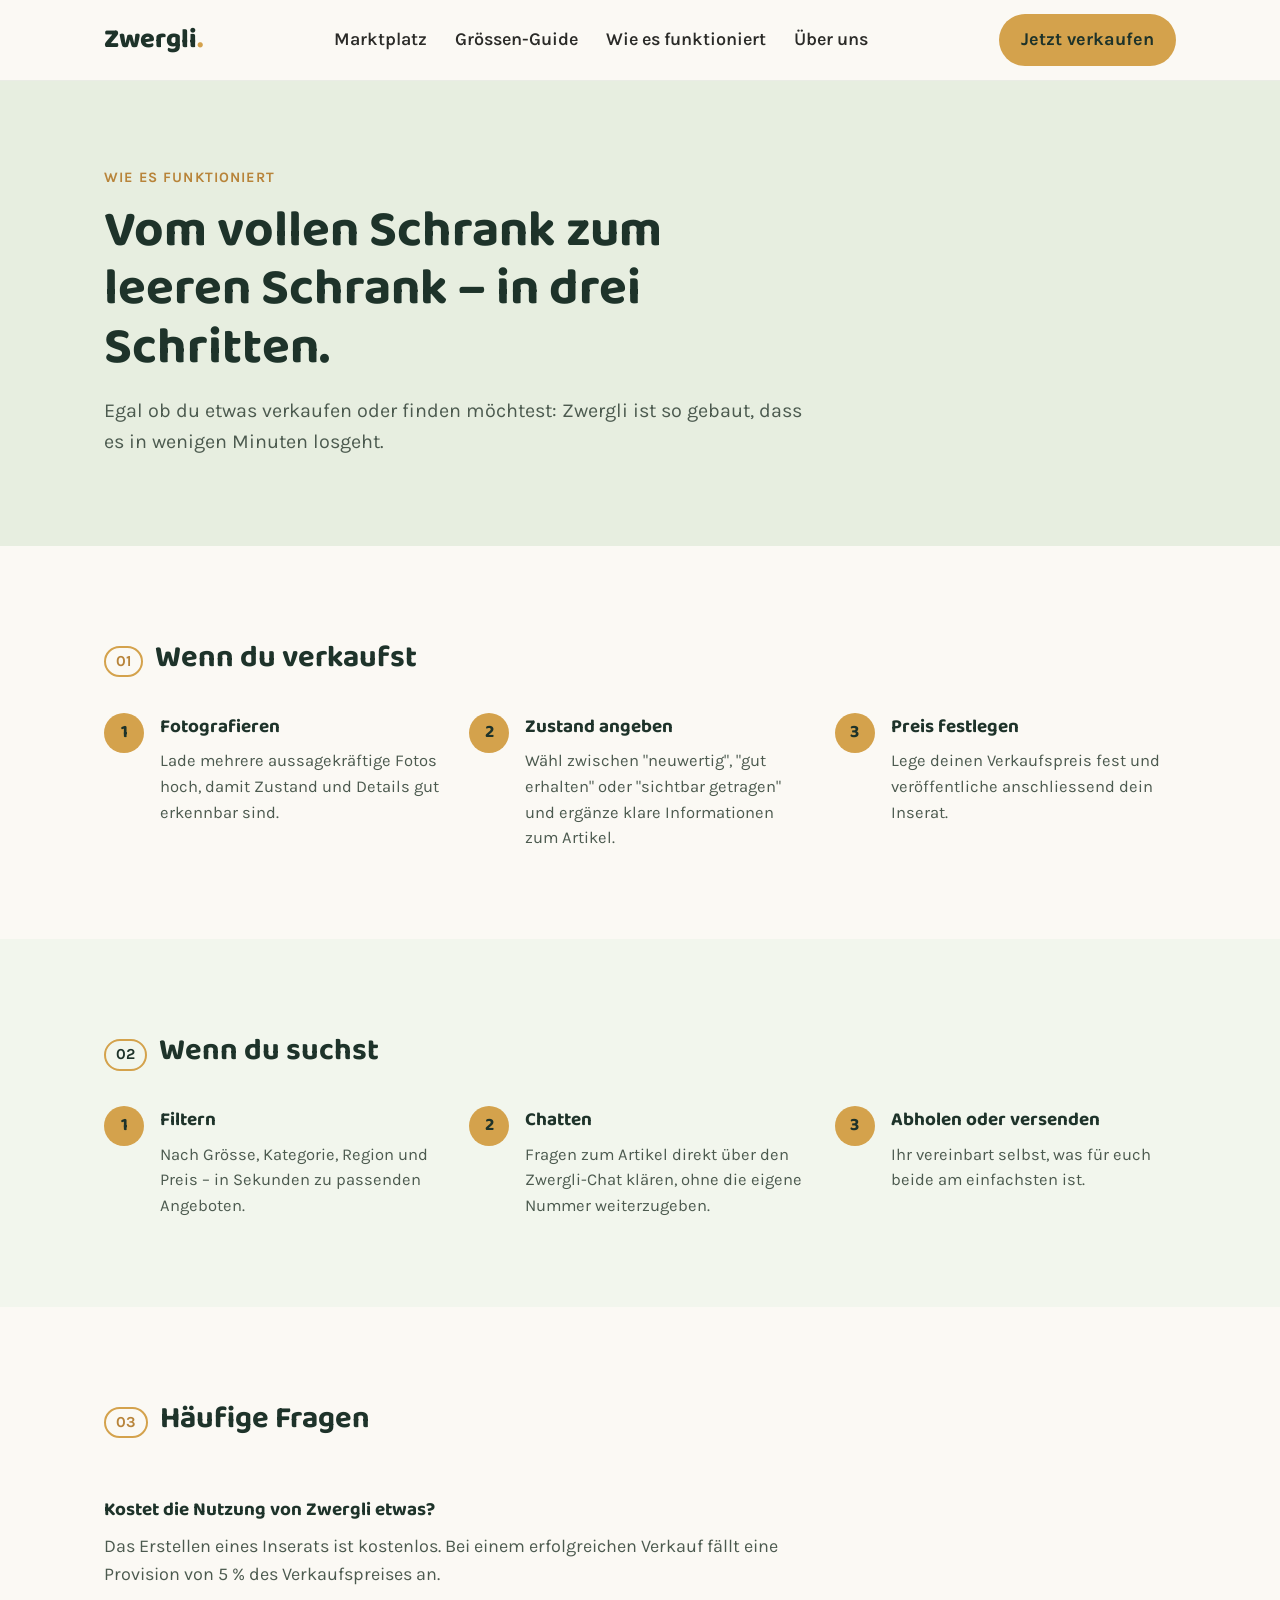
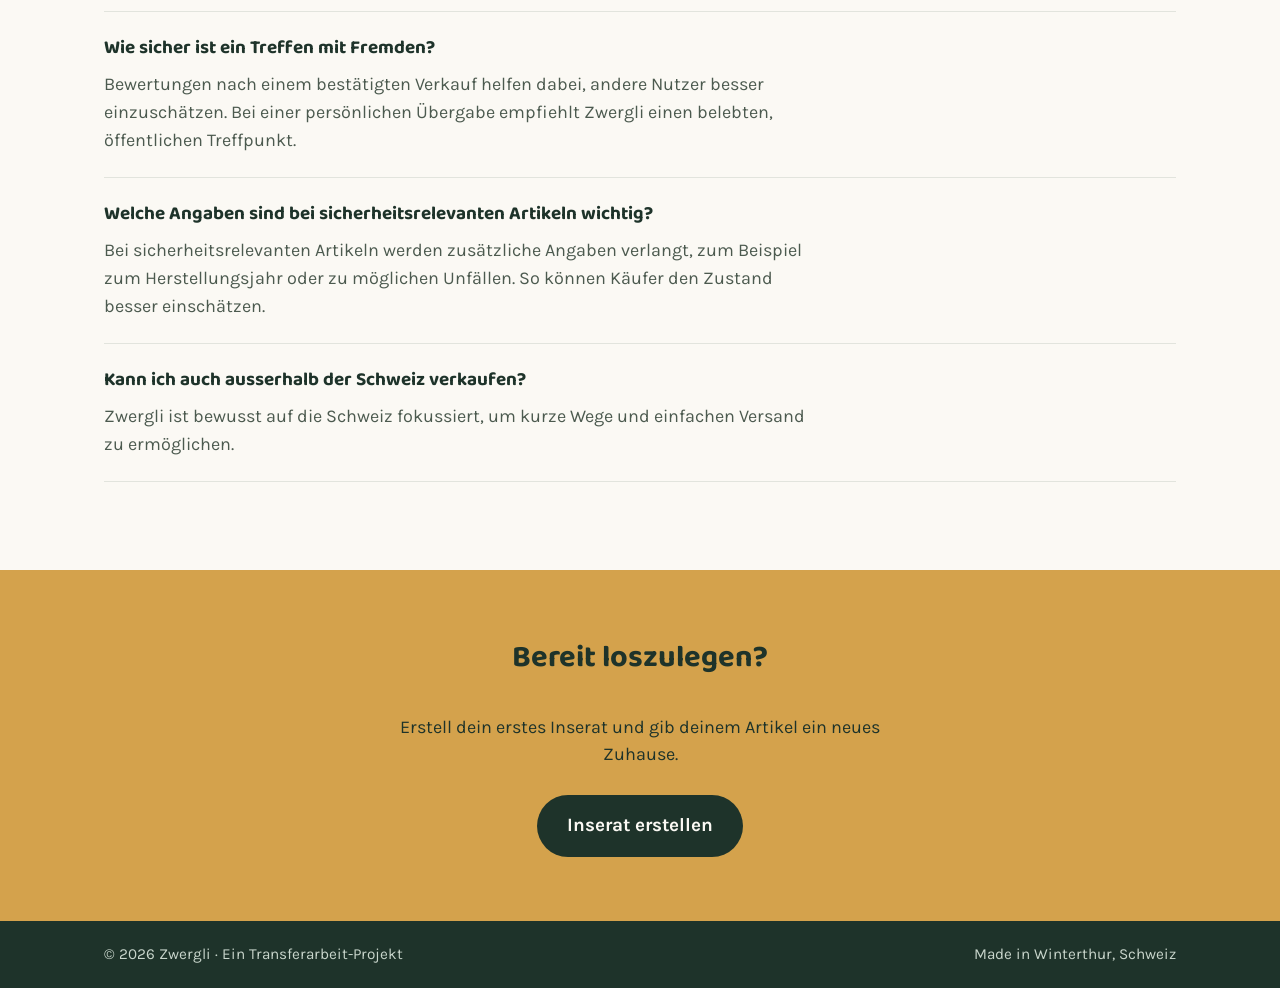
<file: wie-es-funktioniert.html>
<!DOCTYPE html>
<html lang="de-CH">
<head>
  <meta charset="UTF-8" />
  <meta name="viewport" content="width=device-width, initial-scale=1.0" />
  <title>Wie es funktioniert – Zwergli</title>
  <link rel="preconnect" href="https://fonts.googleapis.com">
  <link href="https://fonts.googleapis.com/css2?family=Baloo+2:wght@500;600;700;800&family=Karla:wght@400;500;700&display=swap" rel="stylesheet">
  <link rel="stylesheet" href="style.css" />
  <style>
    .faq-item { border-bottom: 1px solid rgba(47,75,60,0.12); padding: 22px 0; }
    .faq-item:first-child { border-top: 1px solid rgba(47,75,60,0.12); }
    .faq-item h3 { font-size: 1.05rem; margin-bottom: 8px; }
    .faq-item p { margin: 0; color: #4C5A4F; max-width: 65ch; }
  </style>
</head>
<body>

  <!-- ===== HEADER ===== -->
  <header class="site-header">
    <div class="wrap header-inner">
      <a href="index.html" class="logo">Zwergli<span class="logo-dot">.</span></a>

      <nav class="main-nav" id="main-nav">
        <a href="marktplatz.html">Marktplatz</a>
        <a href="groessen-guide.html">Grössen-Guide</a>
        <a href="wie-es-funktioniert.html">Wie es funktioniert</a>
        <a href="ueber-uns.html">Über uns</a>
      </nav>

      <div class="header-actions">
        <button class="btn btn-ghost" id="menu-toggle" aria-label="Menü öffnen" aria-expanded="false">☰</button>
        <a href="inserat-erstellen.html" class="btn btn-primary">Jetzt verkaufen</a>
      </div>
    </div>
  </header>

  <!-- ===== INTRO ===== -->
  <section class="hero">
    <div class="wrap">
      <p class="eyebrow">Wie es funktioniert</p>
      <h1 style="max-width: 22ch;">Vom vollen Schrank zum leeren Schrank – in drei Schritten.</h1>
      <p class="hero-sub" style="max-width: 60ch;">Egal ob du etwas verkaufen oder finden möchtest: Zwergli ist so gebaut, dass es in wenigen Minuten losgeht.</p>
    </div>
  </section>

  <!-- ===== FÜR VERKÄUFER ===== -->
  <section class="kategorien">
    <div class="wrap">
      <h2><span class="num">01</span> Wenn du verkaufst</h2>
      <ol class="steps" style="color: var(--ink);">
        <li>
          <span class="step-index">1</span>
          <div>
            <h3 style="color: var(--forest-deep);">Fotografieren</h3>
            <p style="color: #4C5A4F;">Lade mehrere aussagekräftige Fotos hoch, damit Zustand und Details gut erkennbar sind.</p>
          </div>
        </li>
        <li>
          <span class="step-index">2</span>
          <div>
            <h3 style="color: var(--forest-deep);">Zustand angeben</h3>
            <p style="color: #4C5A4F;">Wähl zwischen "neuwertig", "gut erhalten" oder "sichtbar getragen" und ergänze klare Informationen zum Artikel.</p>
          </div>
        </li>
        <li>
          <span class="step-index">3</span>
          <div>
            <h3 style="color: var(--forest-deep);">Preis festlegen</h3>
            <p style="color: #4C5A4F;">Lege deinen Verkaufspreis fest und veröffentliche anschliessend dein Inserat.</p>
          </div>
        </li>
      </ol>
    </div>
  </section>

  <!-- ===== FÜR KÄUFER ===== -->
  <section class="ablauf">
    <div class="wrap">
      <h2><span class="num">02</span> Wenn du suchst</h2>
      <ol class="steps">
        <li>
          <span class="step-index">1</span>
          <div>
            <h3>Filtern</h3>
            <p>Nach Grösse, Kategorie, Region und Preis – in Sekunden zu passenden Angeboten.</p>
          </div>
        </li>
        <li>
          <span class="step-index">2</span>
          <div>
            <h3>Chatten</h3>
            <p>Fragen zum Artikel direkt über den Zwergli-Chat klären, ohne die eigene Nummer weiterzugeben.</p>
          </div>
        </li>
        <li>
          <span class="step-index">3</span>
          <div>
            <h3>Abholen oder versenden</h3>
            <p>Ihr vereinbart selbst, was für euch beide am einfachsten ist.</p>
          </div>
        </li>
      </ol>
    </div>
  </section>

  <!-- ===== FAQ ===== -->
  <section class="vertrauen">
    <div class="wrap">
      <h2><span class="num">03</span> Häufige Fragen</h2>

      <div class="faq-item">
        <h3>Kostet die Nutzung von Zwergli etwas?</h3>
        <p>Das Erstellen eines Inserats ist kostenlos. Bei einem erfolgreichen Verkauf fällt eine Provision von 5 % des Verkaufspreises an.</p>
      </div>
      <div class="faq-item">
        <h3>Wie sicher ist ein Treffen mit Fremden?</h3>
        <p>Bewertungen nach einem bestätigten Verkauf helfen dabei, andere Nutzer besser einzuschätzen. Bei einer persönlichen Übergabe empfiehlt Zwergli einen belebten, öffentlichen Treffpunkt.</p>
      </div>
      <div class="faq-item">
        <h3>Welche Angaben sind bei sicherheitsrelevanten Artikeln wichtig?</h3>
        <p>Bei sicherheitsrelevanten Artikeln werden zusätzliche Angaben verlangt, zum Beispiel zum Herstellungsjahr oder zu möglichen Unfällen. So können Käufer den Zustand besser einschätzen.</p>
      </div>
      <div class="faq-item">
        <h3>Kann ich auch ausserhalb der Schweiz verkaufen?</h3>
        <p>Zwergli ist bewusst auf die Schweiz fokussiert, um kurze Wege und einfachen Versand zu ermöglichen.</p>
      </div>
    </div>
  </section>

  <!-- ===== CTA ===== -->
  <section class="cta-band" id="verkaufen">
    <div class="wrap cta-inner">
      <h2>Bereit loszulegen?</h2>
      <p>Erstell dein erstes Inserat und gib deinem Artikel ein neues Zuhause.</p>
      <a href="inserat-erstellen.html" class="btn btn-primary btn-lg">Inserat erstellen</a>
    </div>
  </section>

  <!-- ===== FOOTER ===== -->
  <footer class="site-footer">
    <div class="wrap footer-inner">
      <span>© 2026 Zwergli · Ein Transferarbeit-Projekt</span>
      <span>Made in Winterthur, Schweiz</span>
    </div>
  </footer>

  <script src="script.js"></script>
</body>
</html>
</file>
<file: style.css>
/* =========================================================
   ZWERGLI – Design Tokens
   Palette: frisches Moosgrün (Nachhaltigkeit) + warmes Ocker
   (Spielzeug/Wärme) + Tannengrün für Text + zartes Rosa als Akzent.
   Display: "Baloo 2" – rund, freundlich, kinderfreundlich.
   Body: "Karla" – ruhig, gut lesbar.
   ========================================================= */
:root {
  --moss-bg: #E7EEE0;
  --moss-bg-soft: #F2F6ED;
  --ochre: #D4A24C;
  --ochre-dark: #B8843A;
  --forest: #2F4B3C;
  --forest-deep: #1E332A;
  --rose: #E3A0A0;
  --rose-soft: #F0C7C7;
  --amber-soft: #F2DCA8;
  --cream: #FBF9F4;
  --ink: #2B2B28;

  --font-display: "Baloo 2", system-ui, sans-serif;
  --font-body: "Karla", system-ui, sans-serif;

  --radius-md: 14px;
  --radius-lg: 28px;
  --shadow-soft: 0 1px 3px rgba(47, 75, 60, 0.06);
}

* { box-sizing: border-box; }

html { scroll-behavior: smooth; font-size: 16px; }
@media (min-width: 900px) { html { font-size: 18px; } }

body {
  margin: 0;
  font-family: var(--font-body);
  color: var(--ink);
  background: var(--cream);
  line-height: 1.55;
}

h1, h2, h3, .logo { font-family: var(--font-display); color: var(--forest-deep); margin: 0; }

.wrap {
  max-width: 1120px;
  margin: 0 auto;
  padding: 0 24px;
}

a { color: inherit; text-decoration: none; }

/* ---------- Buttons ---------- */
.btn {
  display: inline-flex;
  align-items: center;
  justify-content: center;
  gap: 8px;
  border-radius: 999px;
  padding: 10px 20px;
  font-weight: 700;
  font-family: var(--font-body);
  cursor: pointer;
  border: 2px solid transparent;
  transition: transform 0.15s ease, background 0.15s ease;
}
.btn:hover { transform: translateY(-1px); }
.btn-primary { background: var(--ochre); color: var(--forest-deep); }
.btn-primary:hover { background: var(--ochre-dark); }
.btn-outline { border-color: var(--forest); color: var(--forest); }
.btn-outline:hover { background: var(--forest); color: var(--cream); }
.btn-ghost { background: none; border: none; font-size: 1.4rem; display: none; }
.btn-lg { padding: 14px 28px; font-size: 1.05rem; }

/* ---------- Header ---------- */
.site-header {
  position: sticky; top: 0; z-index: 50;
  background: rgba(251, 249, 244, 0.9);
  backdrop-filter: blur(6px);
  border-bottom: 1px solid rgba(47, 75, 60, 0.08);
}
.header-inner {
  display: flex; align-items: center; justify-content: space-between;
  padding-top: 14px; padding-bottom: 14px;
}
.logo { font-size: 1.5rem; font-weight: 800; }
.logo-dot { color: var(--ochre); }
.main-nav { display: flex; gap: 28px; font-weight: 600; }
.main-nav a:hover { color: var(--ochre-dark); }
.header-actions { display: flex; align-items: center; gap: 12px; }

/* ---------- Hero ---------- */
.hero { background: var(--moss-bg); padding: 72px 0 60px; overflow: hidden; }
.hero-inner {
  display: grid; grid-template-columns: 1.1fr 0.9fr; gap: 48px; align-items: center;
}
.eyebrow {
  text-transform: uppercase; letter-spacing: 0.08em; font-size: 0.8rem;
  font-weight: 700; color: var(--ochre-dark); margin-bottom: 12px;
}
.hero h1 { font-size: clamp(2rem, 4vw, 2.9rem); line-height: 1.15; }
.hero .highlight { color: var(--forest); }
.hero-sub { font-size: 1.1rem; margin: 18px 0 28px; max-width: 46ch; color: #4C5A4F; }
.hero-cta { display: flex; gap: 14px; flex-wrap: wrap; }
.hero-stats { display: flex; gap: 32px; margin-top: 36px; }
.stat strong { display: block; font-family: var(--font-display); font-size: 1.6rem; color: var(--forest); }
.stat span { font-size: 0.85rem; color: #5B6A5E; }

/* Signature element: circular "weitergeben" loop */
.hero-visual { display: flex; justify-content: center; }
.loop-badge { width: 260px; height: 260px; position: relative; }
.loop-svg { width: 100%; height: 100%; }
#loop-path { stroke: var(--forest); stroke-dasharray: 6 10; }
.loop-text { font-family: var(--font-display); font-weight: 700; fill: var(--forest); font-size: 15px; }

/* ---------- Section headings ---------- */
section h2 { font-size: 1.7rem; margin-bottom: 32px; display: flex; align-items: baseline; gap: 12px; }
.num { font-family: var(--font-body); font-size: 0.85rem; font-weight: 700; color: var(--ochre-dark); border: 2px solid var(--ochre); border-radius: 999px; padding: 2px 10px; }

/* ---------- Kategorien ---------- */
.kategorien { padding: 88px 0; }
.card-grid { display: grid; grid-template-columns: repeat(4, 1fr); gap: 20px; }
.card {
  background: var(--moss-bg-soft); border-radius: var(--radius-md);
  padding: 26px; box-shadow: var(--shadow-soft);
}
.card-icon { width: 44px; height: 44px; margin-bottom: 14px; }
.card-icon svg { width: 100%; height: 100%; }
.card h3 { font-size: 1.05rem; margin-bottom: 8px; }
.card p { font-size: 0.92rem; color: #4C5A4F; margin: 0; }

/* ---------- Ablauf ---------- */
.ablauf { background: var(--moss-bg-soft); padding: 88px 0; }
.ablauf h2, .ablauf .num { color: var(--forest-deep); border-color: var(--ochre); }
.steps { list-style: none; margin: 0; padding: 0; display: grid; grid-template-columns: repeat(3, 1fr); gap: 24px; }
.steps li { display: flex; gap: 16px; }
.step-index {
  flex-shrink: 0; width: 40px; height: 40px; border-radius: 50%;
  background: var(--ochre); color: var(--forest-deep); font-family: var(--font-display);
  font-weight: 700; display: flex; align-items: center; justify-content: center;
}
.steps h3 { color: var(--forest-deep); font-size: 1.05rem; margin-bottom: 6px; }
.steps p { color: #4C5A4F; font-size: 0.92rem; margin: 0; }

/* ---------- Vertrauen ---------- */
.vertrauen { padding: 88px 0; }
.vertrauen-inner { display: grid; grid-template-columns: 1fr 1fr; gap: 48px; align-items: start; }
.trust-list { list-style: none; margin: 0; padding: 0; display: grid; gap: 14px; }
.trust-list li { padding-left: 28px; position: relative; }
.trust-list li::before { content: "✓"; position: absolute; left: 0; color: var(--ochre-dark); font-weight: 700; }
.quote {
  background: var(--rose-soft); color: var(--forest-deep); border-radius: var(--radius-lg);
  padding: 32px; font-size: 1.1rem; font-style: italic; margin: 0;
}
.quote cite { display: block; margin-top: 14px; font-size: 0.85rem; font-style: normal; opacity: 0.8; }

/* ---------- CTA band ---------- */
.cta-band { background: var(--ochre); padding: 64px 0; text-align: center; }
.cta-inner h2 { justify-content: center; color: var(--forest-deep); }
.cta-inner p { max-width: 50ch; margin: 12px auto 26px; color: var(--forest-deep); }
.cta-band .btn-primary { background: var(--forest-deep); color: var(--cream); }
.cta-band .btn-primary:hover { background: var(--forest); }

/* ---------- Footer ---------- */
.site-footer { background: var(--forest-deep); color: #C9D6CC; padding: 22px 0; font-size: 0.85rem; }
.footer-inner { display: flex; justify-content: space-between; flex-wrap: wrap; gap: 8px; }

/* ---------- Spar-Rechner ---------- */
.rechner { padding: 24px 0 88px; }
.rechner-box {
  background: var(--moss-bg); border-radius: var(--radius-lg);
  padding: 40px; max-width: 640px; box-shadow: var(--shadow-soft);
}
.rechner-box label { display: block; font-weight: 700; margin-bottom: 16px; color: var(--forest-deep); }
.rechner-box input[type="range"] {
  width: 100%; -webkit-appearance: none; height: 6px; border-radius: 999px;
  background: var(--cream); outline: none; cursor: pointer;
}
.rechner-box input[type="range"]::-webkit-slider-thumb {
  -webkit-appearance: none; width: 24px; height: 24px; border-radius: 50%;
  background: var(--ochre); border: 3px solid var(--cream); box-shadow: var(--shadow-soft); cursor: pointer;
}
.rechner-anzahl { text-align: center; font-family: var(--font-display); font-size: 1.3rem; color: var(--forest); margin: 14px 0 28px; }
.rechner-results { display: grid; grid-template-columns: 1fr; gap: 20px; max-width: 360px; margin: 0 auto; }
.rechner-result {
  background: var(--cream); border-radius: var(--radius-md); padding: 20px; text-align: center;
}
.rechner-result strong { display: block; font-family: var(--font-display); font-size: 1.5rem; color: var(--forest-deep); }
.rechner-result span { font-size: 0.82rem; color: #5B6A5E; }
.rechner-note { font-size: 0.78rem; color: #5B6A5E; margin: 20px 0 0; }
@media (max-width: 500px) { .rechner-results { grid-template-columns: 1fr; } .rechner-box { padding: 26px; } }

/* ---------- Photo placeholders (swap for real <img> later) ---------- */
.photo-placeholder {
  border: 2px dashed var(--ochre);
  border-radius: var(--radius-md);
  background: var(--moss-bg-soft);
  display: flex; flex-direction: column; align-items: center; justify-content: center;
  gap: 8px; color: var(--forest); text-align: center; padding: 20px;
  aspect-ratio: 4 / 3;
}
.photo-placeholder svg { width: 30px; height: 30px; opacity: 0.55; }
.photo-placeholder span { font-size: 0.82rem; font-weight: 700; opacity: 0.8; }
.photo-grid { display: grid; grid-template-columns: repeat(3, 1fr); gap: 18px; margin-top: 28px; }
@media (max-width: 860px) { .photo-grid { grid-template-columns: 1fr; } }

/* ---------- Responsive ---------- */
@media (max-width: 860px) {
  .hero-inner { grid-template-columns: 1fr; }
  .hero-visual { order: -1; }
  .card-grid { grid-template-columns: repeat(2, 1fr); }
  .steps { grid-template-columns: 1fr; }
  .vertrauen-inner { grid-template-columns: 1fr; }
  .main-nav {
    display: none;
    position: absolute; top: 100%; left: 0; right: 0;
    background: var(--cream); flex-direction: column; gap: 0;
    border-bottom: 1px solid rgba(47,75,60,0.1);
  }
  .main-nav a { padding: 14px 24px; border-top: 1px solid rgba(47,75,60,0.06); }
  .main-nav.nav-open { display: flex; }
  .btn-ghost { display: inline-flex; }
}
</file>
